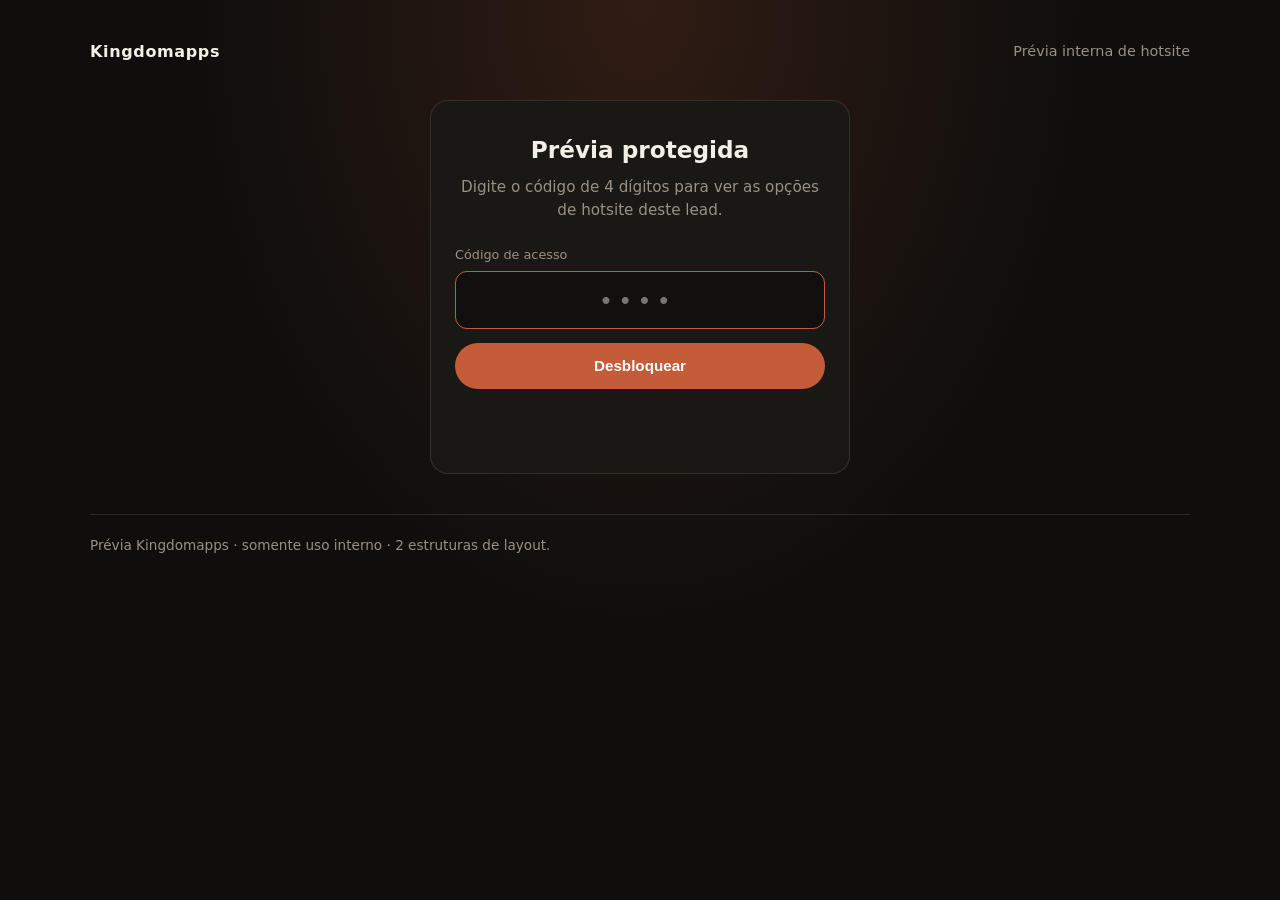
<file: index.html>
<!DOCTYPE html>
<html lang="pt-BR">
<head>
  <meta charset="UTF-8" />
  <meta name="viewport" content="width=device-width, initial-scale=1" />
  <meta name="robots" content="noindex, nofollow" />
  <title>Kingdomapps · Prévia Bakehaus</title>
  <link rel="stylesheet" href="gate.css" />
<!-- Google tag (gtag.js) -->
<script async src="https://www.googletagmanager.com/gtag/js?id=G-NJ030BJ0Z8"></script>
<script>
  window.dataLayer = window.dataLayer || [];
  function gtag(){dataLayer.push(arguments);}
  gtag('js', new Date());
  gtag('config', 'G-NJ030BJ0Z8');
</script>
<script>/* Kingdomapps GA4 eventos CTA */(function(){try{var ev=function(n,p){try{if(typeof gtag==='function')gtag('event',n,p);}catch(e){}};document.addEventListener('click',function(e){var a=e.target&&e.target.closest?e.target.closest('a[href]'):null;if(!a)return;var h=a.href||'',p={link_url:h};if(a.dataset&&a.dataset.plan)p.plan=a.dataset.plan;if(/wa\.me|api\.whatsapp\.com|whatsapp:/i.test(h))ev('click_whatsapp',p);else if(/ifood/i.test(h))ev('click_ifood',p);else if(/99app|99food|\/\/(www\.)?99\.|food\.99/i.test(h))ev('click_99',p);},true);document.addEventListener('submit',function(e){var f=e.target;ev('generate_lead',{form_id:(f&&(f.id||f.getAttribute('name')))||'form',page_location:location.href});},true);}catch(e){}})();</script>
</head>
<body>
  <div class="shell">
    <div class="brand-row">
      <strong>Kingdomapps</strong>
      <span>Prévia interna de hotsite</span>
    </div>

    <!-- Locked state: no version paths, names, links or iframes -->
    <section id="lock" class="lock" aria-labelledby="lock-title">
      <h1 id="lock-title">Prévia protegida</h1>
      <p>Digite o código de 4 dígitos para ver as opções de hotsite deste lead.</p>
      <form id="pin-form" autocomplete="off">
        <label for="pin-input">Código de acesso</label>
        <input
          id="pin-input"
          name="pin"
          type="password"
          inputmode="numeric"
          pattern="[0-9]*"
          maxlength="4"
          placeholder="••••"
          required
          autofocus
        />
        <button type="submit">Desbloquear</button>
        <p class="err" id="pin-err" role="alert"></p>
      </form>
    </section>

    <!-- Unlocked: populated only by gate.js after auth -->
    <section id="gallery" class="hidden" aria-labelledby="gallery-title">
      <div class="toolbar">
        <button type="button" id="logout">Bloquear de novo</button>
      </div>
      <div class="gallery-head">
        <h1 id="gallery-title">Bakehaus - Padaria Artesanal</h1>
        <p>Mesmo conteúdo nas duas versões — muda a estrutura do layout (composição, ordem e tratamento das seções). Abra em nova aba para navegar com calma.</p>
      </div>
      <div class="cards" id="cards"></div>
    </section>

    <footer>
      Prévia Kingdomapps · somente uso interno · 2 estruturas de layout.</footer>
  </div>
  <script src="gate.js"></script>
</body>
</html>
</file>
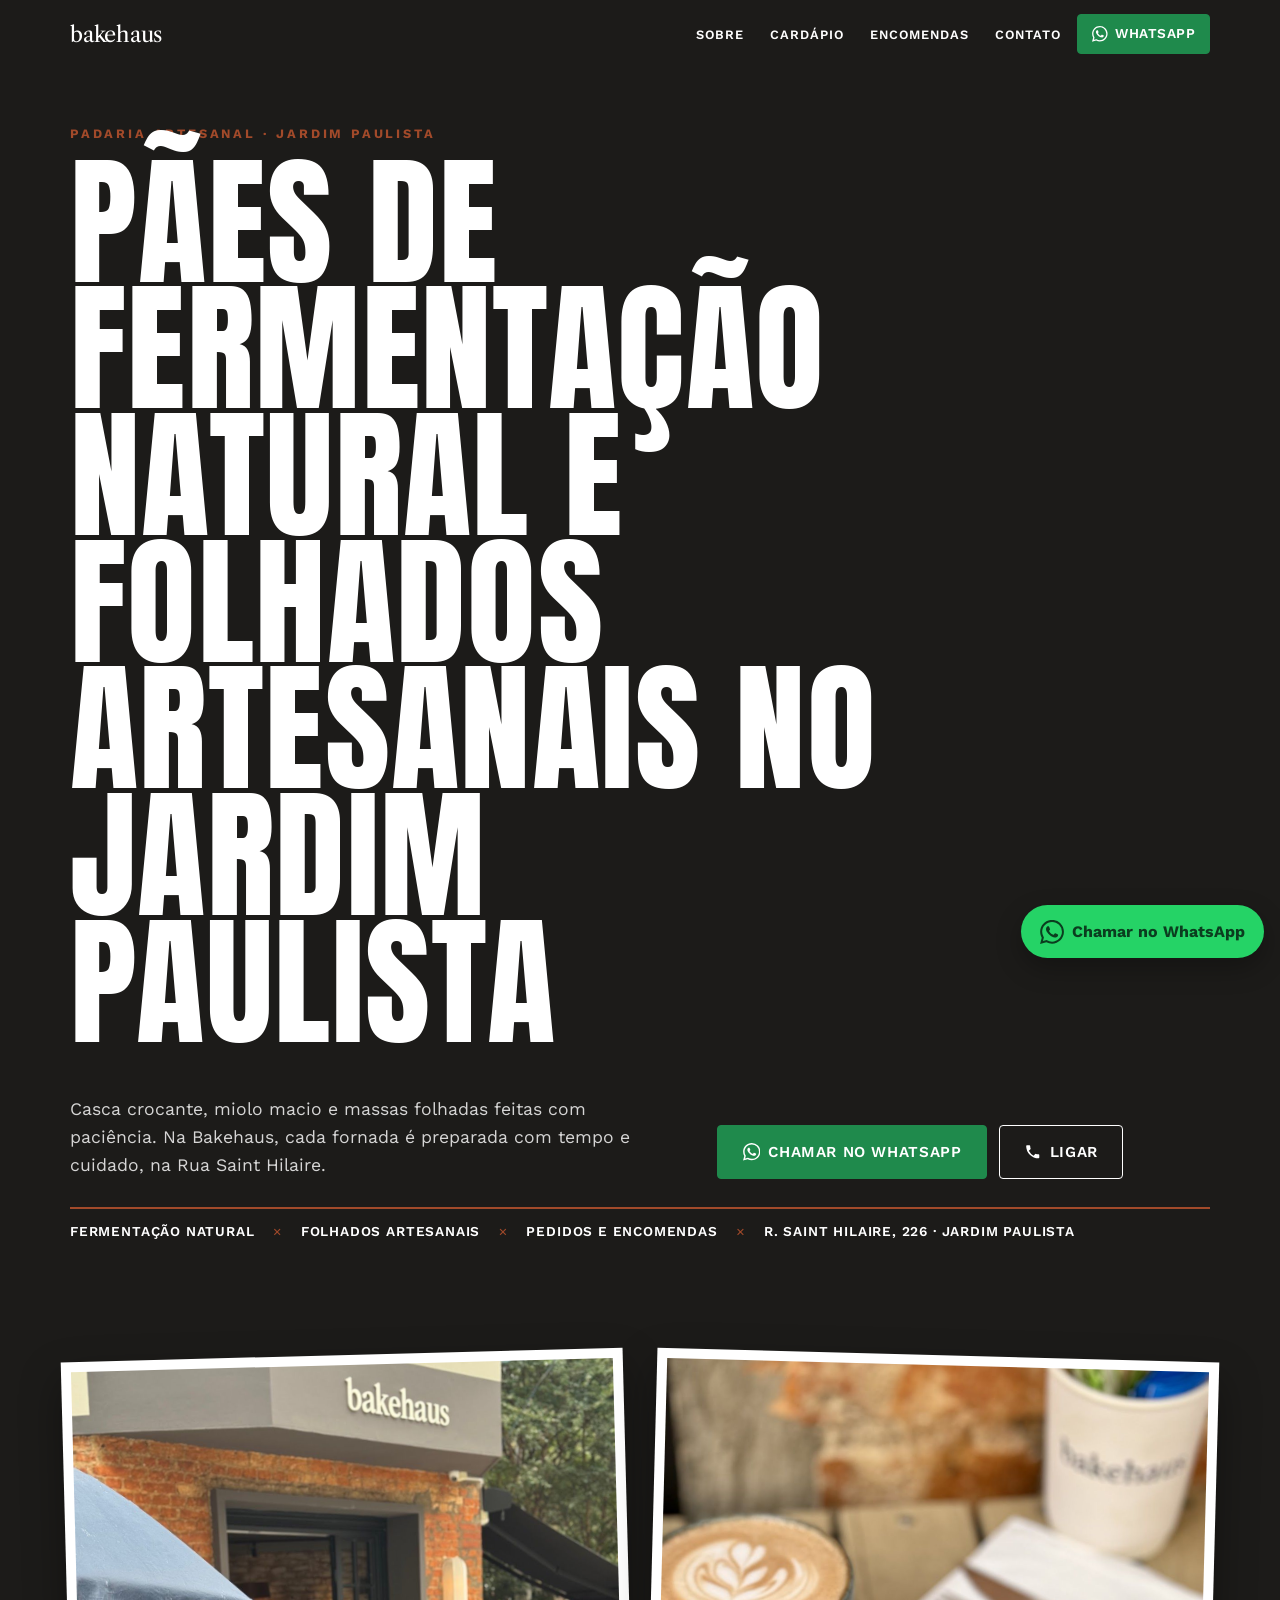
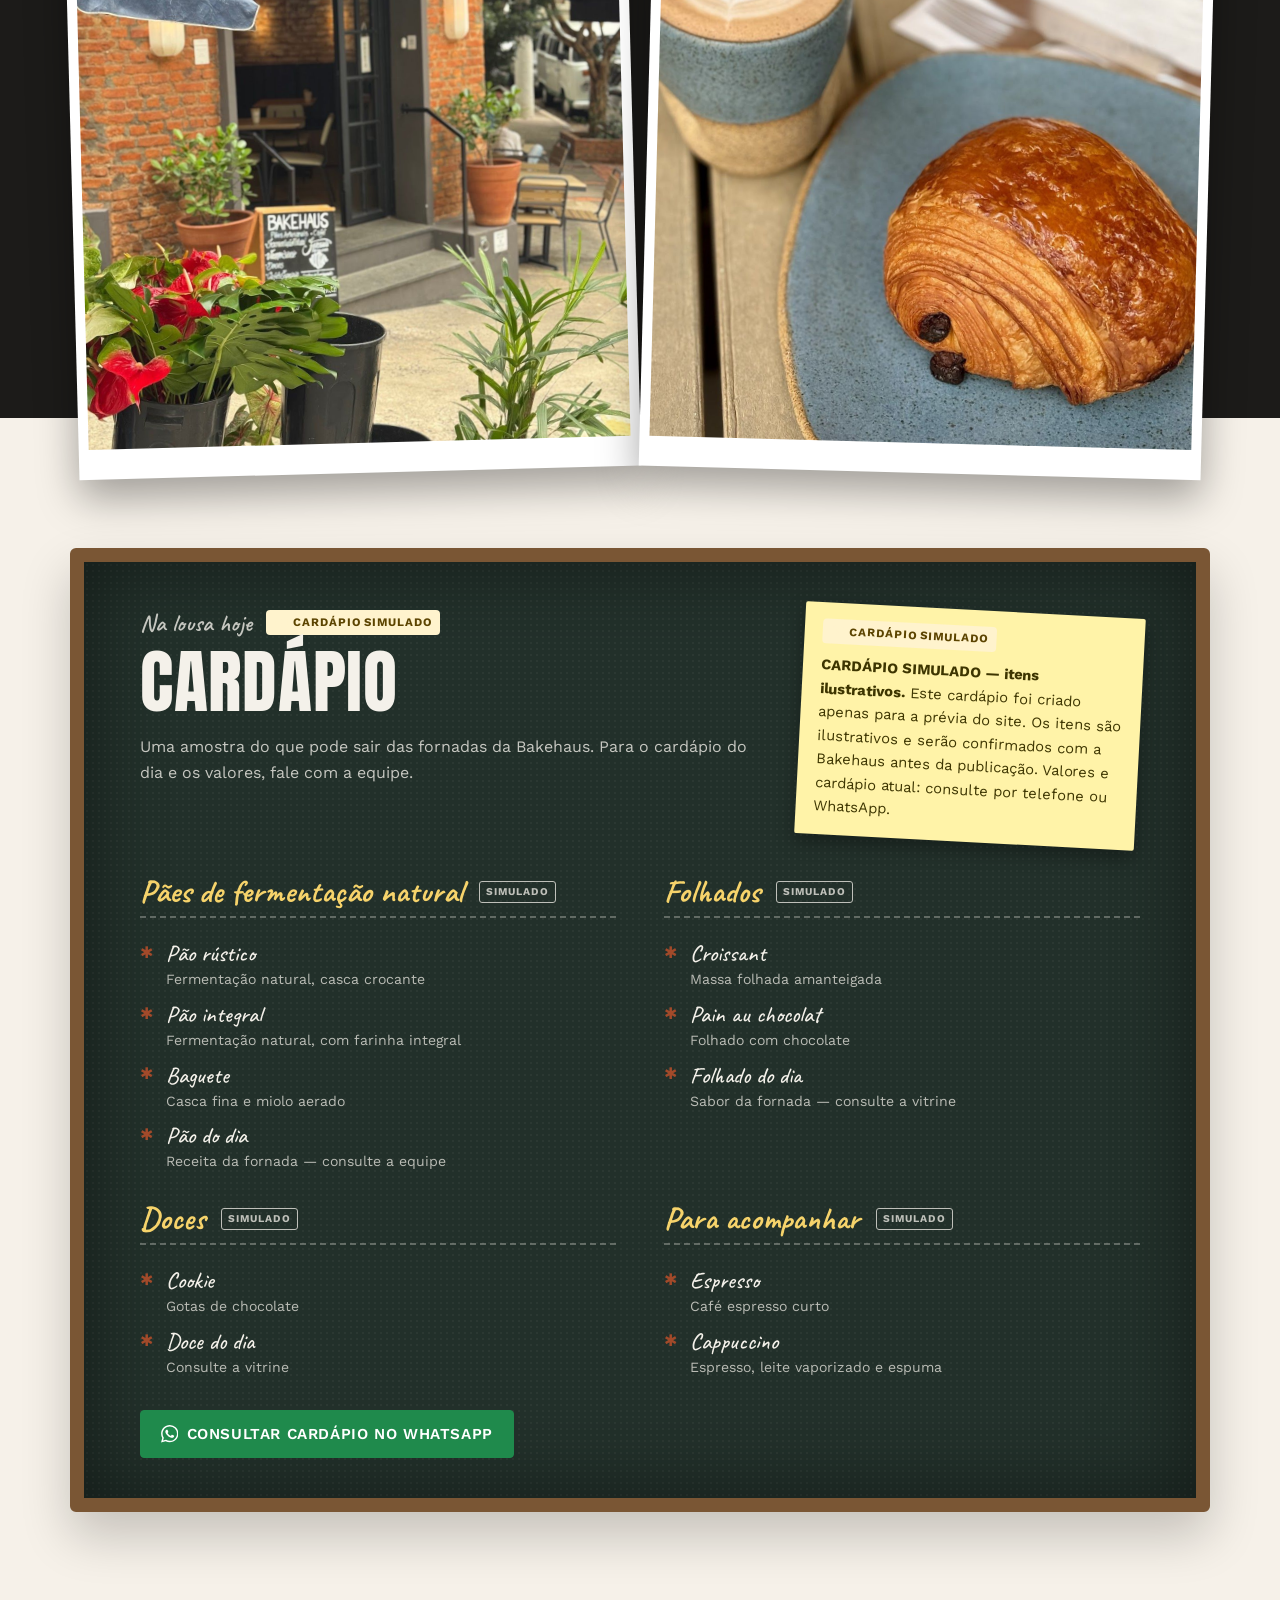
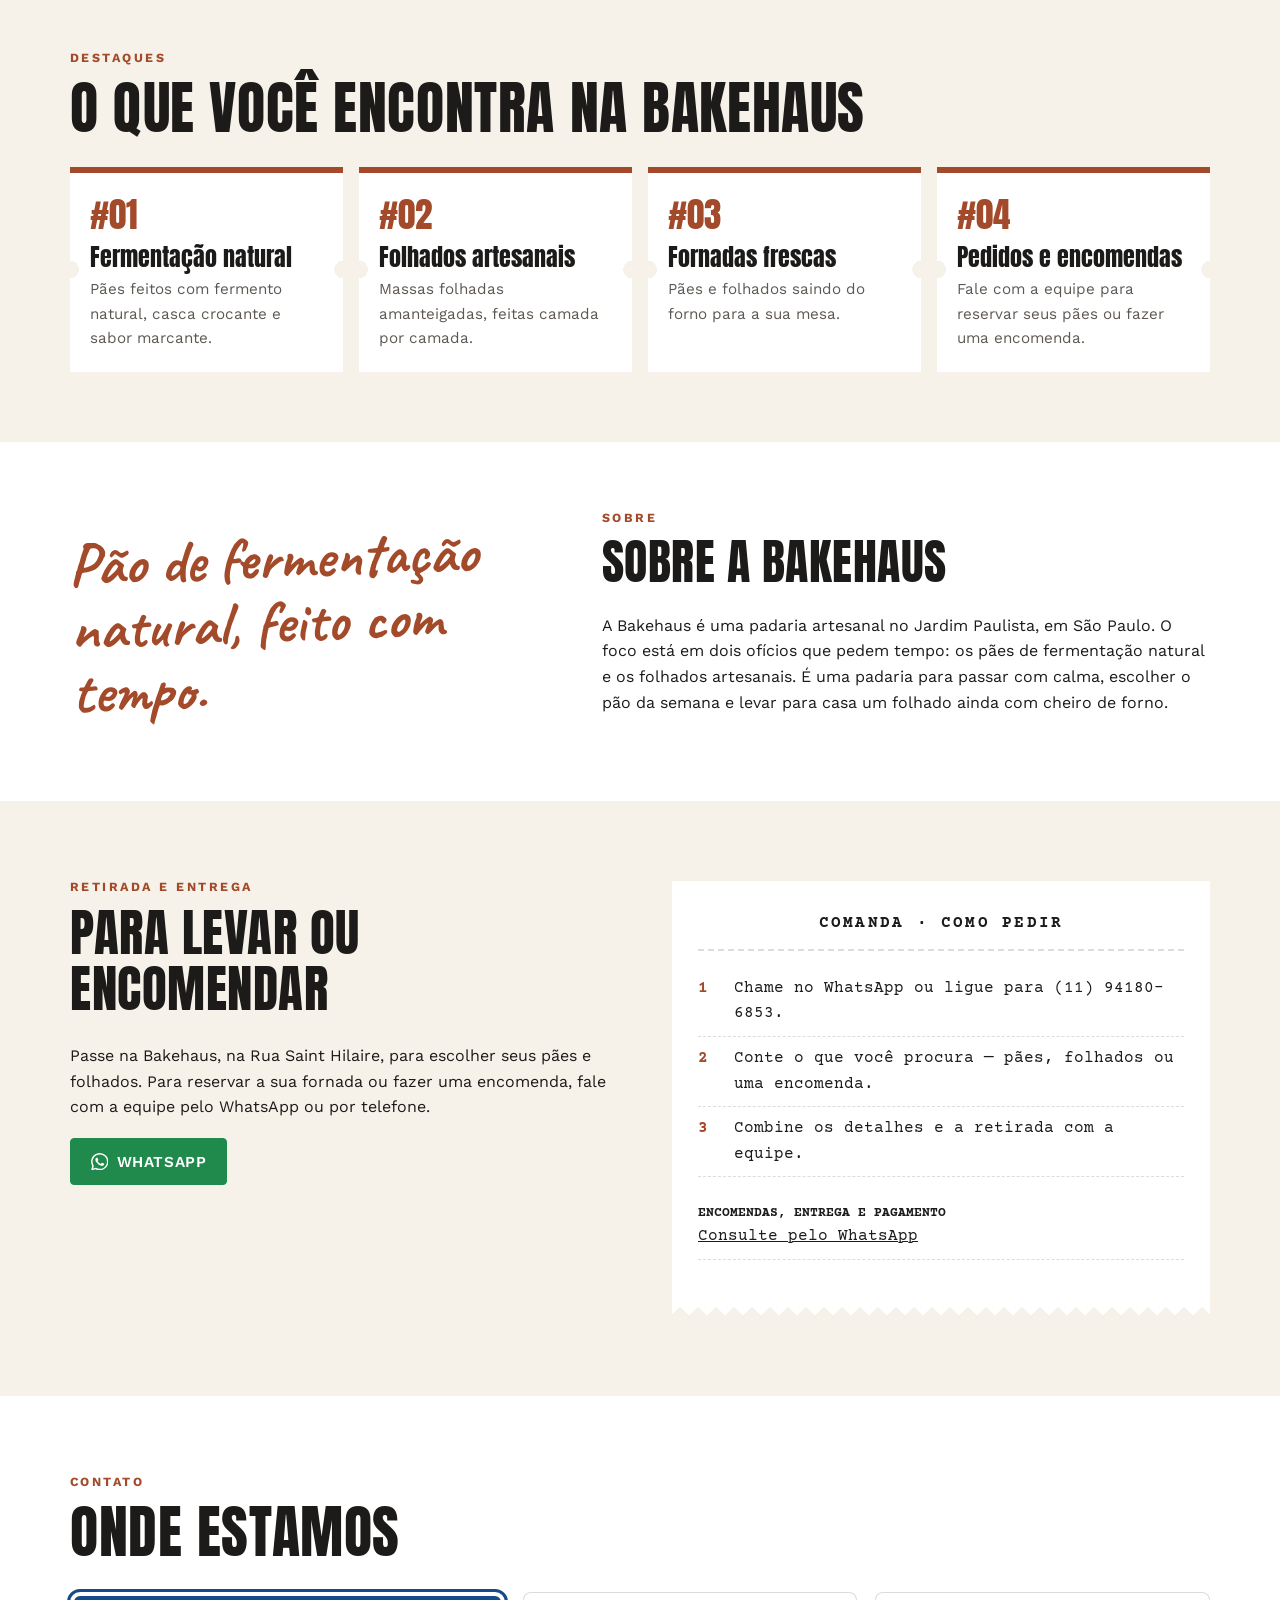
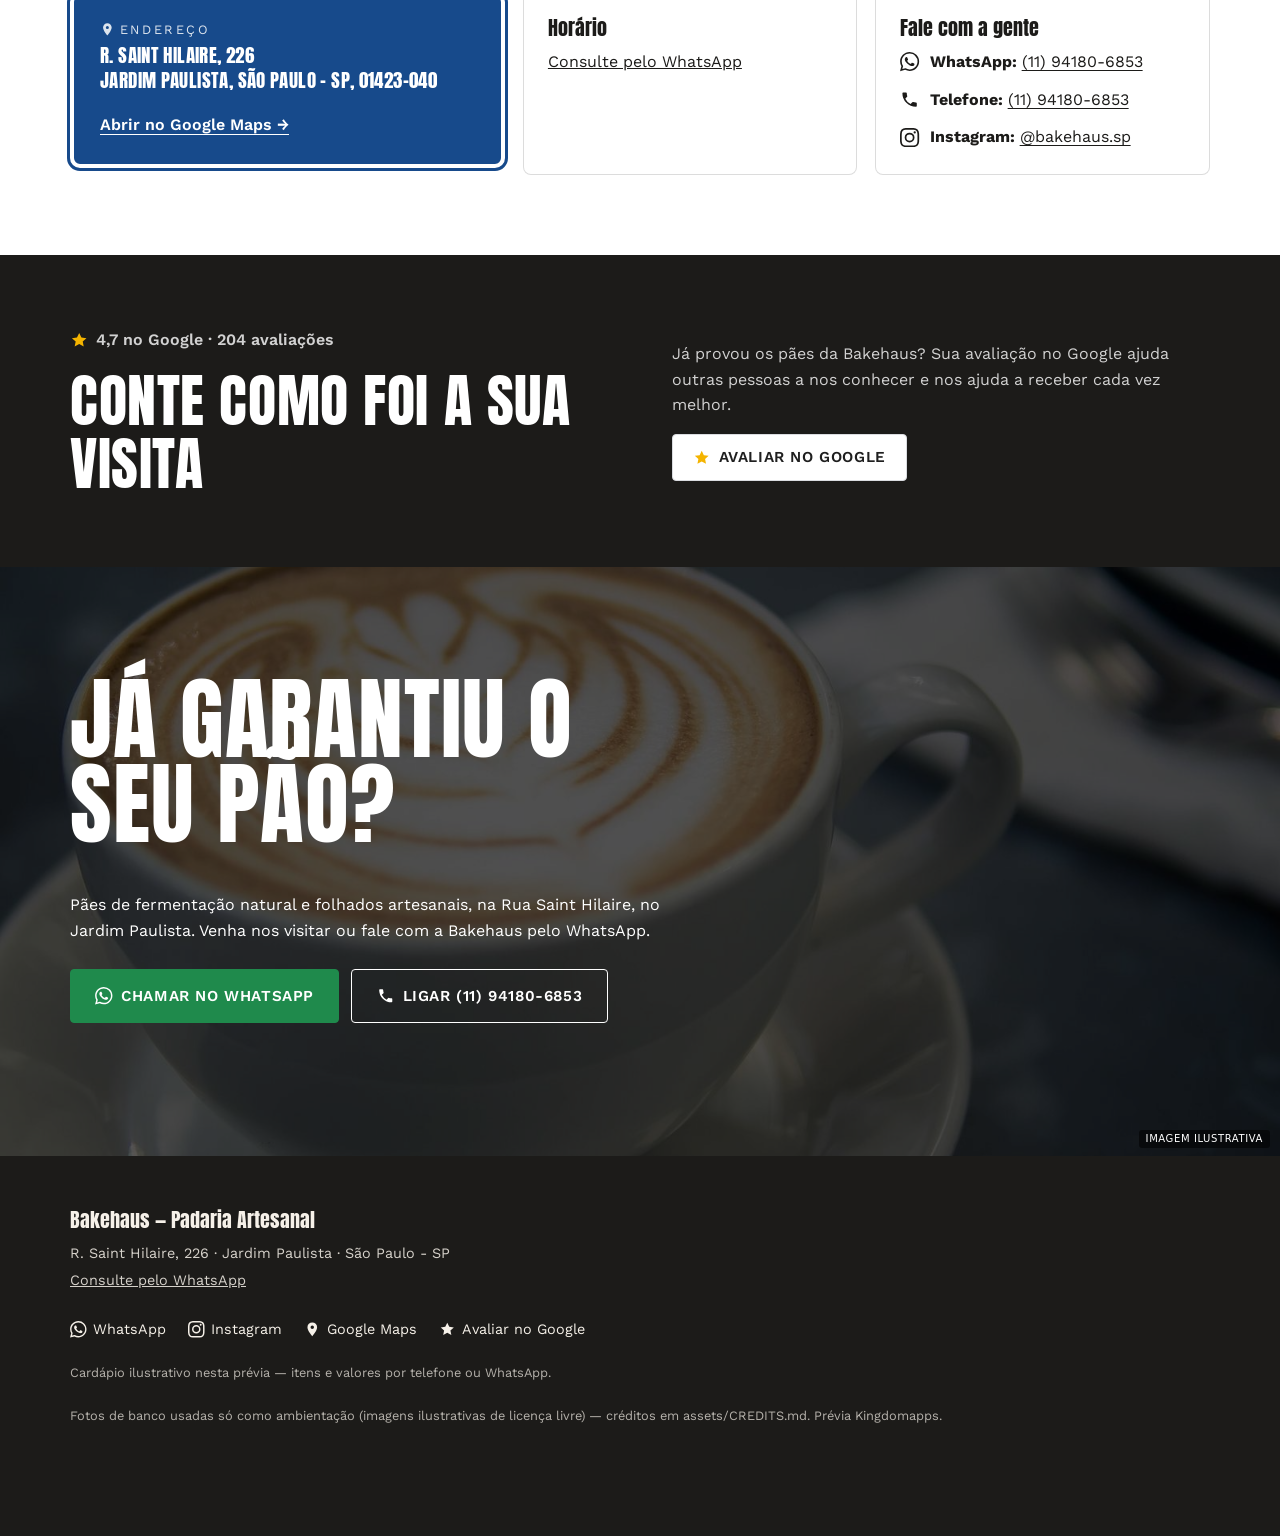
<file: v1/index.html>
<!DOCTYPE html>
<html lang="pt-BR">
<head>
<meta charset="UTF-8" />
<meta name="viewport" content="width=device-width, initial-scale=1" />
<meta name="robots" content="noindex, nofollow" />
<title>Bakehaus - Padaria Artesanal | Pães de fermentação natural no Jardim Paulista, São Paulo</title>
<meta name="description" content="Padaria artesanal no Jardim Paulista, na Rua Saint Hilaire. Pães de fermentação natural e folhados artesanais, para levar ou encomendar. Chame a Bakehaus no WhatsApp." />
<meta name="theme-color" content="#1c1b19" />
<link rel="preconnect" href="https://fonts.googleapis.com" />
<link rel="preconnect" href="https://fonts.gstatic.com" crossorigin />
<link rel="stylesheet" href="https://fonts.googleapis.com/css2?family=Anton&family=Caveat:wght@500;700&family=Courier+Prime:wght@400;700&family=Work+Sans:wght@400;500;600;700&display=swap" />
<link rel="stylesheet" href="https://fonts.googleapis.com/css2?family=Libre+Caslon+Text:wght@400&display=swap" />
<link rel="stylesheet" href="../assets/core.css" />
<link rel="stylesheet" href="../assets/E03.css" />
<link rel="stylesheet" href="../assets/lead.css" />
<style>:root{--brand:#a24a2a;--brand2:#f6f1e9;--brand-ink:#1c1b19}</style>
<!-- Google tag (gtag.js) -->
<script async src="https://www.googletagmanager.com/gtag/js?id=G-NJ030BJ0Z8"></script>
<script>
  window.dataLayer = window.dataLayer || [];
  function gtag(){dataLayer.push(arguments);}
  gtag('js', new Date());
  gtag('config', 'G-NJ030BJ0Z8');
</script>
<script>/* Kingdomapps GA4 eventos CTA */(function(){try{var ev=function(n,p){try{if(typeof gtag==='function')gtag('event',n,p);}catch(e){}};document.addEventListener('click',function(e){var a=e.target&&e.target.closest?e.target.closest('a[href]'):null;if(!a)return;var h=a.href||'',p={link_url:h};if(a.dataset&&a.dataset.plan)p.plan=a.dataset.plan;if(/wa\.me|api\.whatsapp\.com|whatsapp:/i.test(h))ev('click_whatsapp',p);else if(/ifood/i.test(h))ev('click_ifood',p);else if(/99app|99food|\/\/(www\.)?99\.|food\.99/i.test(h))ev('click_99',p);},true);document.addEventListener('submit',function(e){var f=e.target;ev('generate_lead',{form_id:(f&&(f.id||f.getAttribute('name')))||'form',page_location:location.href});},true);}catch(e){}})();</script>
</head>
<body class="est-E03" data-hours='{}' data-hours-unknown='[]'>
<!-- Kingdomapps · estrutura E03 (Lousa do dia) · v1 · copy: copy.md -->
<a class="skip" href="#conteudo">Pular para o conteúdo</a>
<header class="site-header e3-header" id="header">
  <div class="wrap header-inner">
    <a class="brand" href="#topo" aria-label="Bakehaus — início"><span class="brand-word"><span class="wm-bake">bakehaus</span></span></a>
    <nav class="site-nav" id="site-nav" aria-label="Principal"><ul><li><a href="#sobre">Sobre</a></li><li><a href="#cardapio">Cardápio</a></li><li><a href="#encomendas">Encomendas</a></li><li><a href="#contato">Contato</a></li></ul></nav>
    <a class="btn btn-wa btn-sm header-cta" href="https://wa.me/5511941806853?text=Ol%C3%A1%21%20Vim%20pelo%20site%20da%20Bakehaus%20e%20gostaria%20de%20mais%20informa%C3%A7%C3%B5es." target="_blank" rel="noopener"><svg viewBox="0 0 24 24" aria-hidden="true" focusable="false"><path fill="currentColor" d="M17.47 14.38c-.3-.15-1.76-.87-2.03-.97-.27-.1-.47-.15-.67.15-.2.3-.77.97-.94 1.16-.17.2-.35.22-.64.07-.3-.15-1.26-.46-2.39-1.47-.88-.79-1.48-1.76-1.65-2.06-.17-.3-.02-.46.13-.6.13-.14.3-.35.45-.52.15-.17.2-.3.3-.5.1-.2.05-.37-.03-.52-.07-.15-.67-1.61-.92-2.2-.24-.58-.49-.5-.67-.51h-.57c-.2 0-.52.07-.8.37-.27.3-1.04 1.02-1.04 2.48s1.07 2.88 1.21 3.07c.15.2 2.1 3.2 5.08 4.49.71.31 1.26.49 1.7.63.71.22 1.36.19 1.87.12.57-.09 1.76-.72 2-1.41.25-.7.25-1.29.18-1.41-.08-.13-.27-.2-.57-.35zM12.05 21.78a9.87 9.87 0 0 1-5.03-1.38l-.36-.21-3.74.98 1-3.65-.24-.37a9.86 9.86 0 0 1-1.51-5.26c0-5.45 4.44-9.88 9.89-9.88 2.64 0 5.12 1.03 6.99 2.9a9.83 9.83 0 0 1 2.89 6.99c0 5.45-4.44 9.88-9.89 9.88zm8.41-18.3A11.82 11.82 0 0 0 12.05 0C5.5 0 .16 5.34.16 11.89c0 2.1.55 4.14 1.59 5.95L.06 24l6.3-1.65a11.88 11.88 0 0 0 5.69 1.45c6.55 0 11.89-5.34 11.89-11.89 0-3.18-1.24-6.17-3.48-8.41z"/></svg><span>WhatsApp</span></a>
    <button class="nav-toggle" type="button" aria-expanded="false" aria-controls="site-nav"><span class="sr-only">Abrir menu</span><span class="bars" aria-hidden="true"></span></button>
  </div>
</header>
<main id="conteudo">
<section class="e3-hero" id="topo" aria-labelledby="hero-title">
  <div class="wrap e3-poster">
    <p class="e3-eyebrow">Padaria Artesanal · Jardim Paulista</p>
    <h1 id="hero-title">Pães de fermentação natural e folhados artesanais no Jardim Paulista</h1>
    <div class="e3-poster-foot">
      <p class="e3-lead">Casca crocante, miolo macio e massas folhadas feitas com paciência. Na Bakehaus, cada fornada é preparada com tempo e cuidado, na Rua Saint Hilaire.</p>
      <div class="e3-poster-cta">
        <div class="hero-ctas"><a class="btn btn-wa btn-lg" href="https://wa.me/5511941806853?text=Ol%C3%A1%21%20Vim%20pelo%20site%20da%20Bakehaus%20e%20gostaria%20de%20mais%20informa%C3%A7%C3%B5es." target="_blank" rel="noopener"><svg viewBox="0 0 24 24" aria-hidden="true" focusable="false"><path fill="currentColor" d="M17.47 14.38c-.3-.15-1.76-.87-2.03-.97-.27-.1-.47-.15-.67.15-.2.3-.77.97-.94 1.16-.17.2-.35.22-.64.07-.3-.15-1.26-.46-2.39-1.47-.88-.79-1.48-1.76-1.65-2.06-.17-.3-.02-.46.13-.6.13-.14.3-.35.45-.52.15-.17.2-.3.3-.5.1-.2.05-.37-.03-.52-.07-.15-.67-1.61-.92-2.2-.24-.58-.49-.5-.67-.51h-.57c-.2 0-.52.07-.8.37-.27.3-1.04 1.02-1.04 2.48s1.07 2.88 1.21 3.07c.15.2 2.1 3.2 5.08 4.49.71.31 1.26.49 1.7.63.71.22 1.36.19 1.87.12.57-.09 1.76-.72 2-1.41.25-.7.25-1.29.18-1.41-.08-.13-.27-.2-.57-.35zM12.05 21.78a9.87 9.87 0 0 1-5.03-1.38l-.36-.21-3.74.98 1-3.65-.24-.37a9.86 9.86 0 0 1-1.51-5.26c0-5.45 4.44-9.88 9.89-9.88 2.64 0 5.12 1.03 6.99 2.9a9.83 9.83 0 0 1 2.89 6.99c0 5.45-4.44 9.88-9.89 9.88zm8.41-18.3A11.82 11.82 0 0 0 12.05 0C5.5 0 .16 5.34.16 11.89c0 2.1.55 4.14 1.59 5.95L.06 24l6.3-1.65a11.88 11.88 0 0 0 5.69 1.45c6.55 0 11.89-5.34 11.89-11.89 0-3.18-1.24-6.17-3.48-8.41z"/></svg><span>Chamar no WhatsApp</span></a><a class="btn btn-ghost btn-lg btn-tel" href="tel:+5511941806853"><svg viewBox="0 0 24 24" aria-hidden="true" focusable="false"><path fill="currentColor" d="M6.6 10.8a15.1 15.1 0 0 0 6.6 6.6l2.2-2.2a1 1 0 0 1 1-.25 11.4 11.4 0 0 0 3.6.57 1 1 0 0 1 1 1V20a1 1 0 0 1-1 1A17 17 0 0 1 3 4a1 1 0 0 1 1-1h3.5a1 1 0 0 1 1 1c0 1.25.2 2.45.57 3.57a1 1 0 0 1-.25 1z"/></svg><span>Ligar</span></a></div>
      </div>
    </div>
    <ul class="e3-chips"><li>Fermentação natural</li><li>Folhados artesanais</li><li>Pedidos e encomendas</li><li>R. Saint Hilaire, 226 · Jardim Paulista</li></ul>
  </div>
  <div class="e3-strip wrap"><figure class="e3-ticket e3-tk1"><img src="../assets/img/fotos-foto-1.jpg" width="1200" height="1600" alt="Fachada da Bakehaus, de tijolos aparentes, com plantas e mesas na calçada" fetchpriority="high" /></figure><figure class="e3-ticket e3-tk2"><img src="../assets/img/fotos-foto-4.jpg" width="1200" height="1600" alt="Pain au chocolat ao lado de um cappuccino com latte art" loading="lazy" decoding="async" /></figure></div>
</section>
<section class="e3-menu" id="cardapio" aria-labelledby="menu-title">
  <div class="wrap">
    <div class="e3-board">
      <div class="e3-board-top">
        <div class="e3-board-head">
          <p class="e3-chalk-kicker">Na lousa hoje <span class="sim-badge">Cardápio simulado</span></p>
          <h2 id="menu-title">Cardápio</h2>
          <p>Uma amostra do que pode sair das fornadas da Bakehaus. Para o cardápio do dia e os valores, fale com a equipe.</p>
        </div>
        <div class="sim-notice e3-postit" role="note"><span class="sim-badge">Cardápio simulado</span><p><strong>CARDÁPIO SIMULADO — itens ilustrativos.</strong> Este cardápio foi criado apenas para a prévia do site. Os itens são ilustrativos e serão confirmados com a Bakehaus antes da publicação. Valores e cardápio atual: consulte por telefone ou WhatsApp.</p></div>
      </div>
      <div class="e3-cols"><div class="e3-col"><h3>Pães de fermentação natural <span class="sim-tag">Simulado</span></h3><ul><li><span class="e3-dish">Pão rústico</span><span class="e3-dish-desc">Fermentação natural, casca crocante</span></li><li><span class="e3-dish">Pão integral</span><span class="e3-dish-desc">Fermentação natural, com farinha integral</span></li><li><span class="e3-dish">Baguete</span><span class="e3-dish-desc">Casca fina e miolo aerado</span></li><li><span class="e3-dish">Pão do dia</span><span class="e3-dish-desc">Receita da fornada — consulte a equipe</span></li></ul></div><div class="e3-col"><h3>Folhados <span class="sim-tag">Simulado</span></h3><ul><li><span class="e3-dish">Croissant</span><span class="e3-dish-desc">Massa folhada amanteigada</span></li><li><span class="e3-dish">Pain au chocolat</span><span class="e3-dish-desc">Folhado com chocolate</span></li><li><span class="e3-dish">Folhado do dia</span><span class="e3-dish-desc">Sabor da fornada — consulte a vitrine</span></li></ul></div><div class="e3-col"><h3>Doces <span class="sim-tag">Simulado</span></h3><ul><li><span class="e3-dish">Cookie</span><span class="e3-dish-desc">Gotas de chocolate</span></li><li><span class="e3-dish">Doce do dia</span><span class="e3-dish-desc">Consulte a vitrine</span></li></ul></div><div class="e3-col"><h3>Para acompanhar <span class="sim-tag">Simulado</span></h3><ul><li><span class="e3-dish">Espresso</span><span class="e3-dish-desc">Café espresso curto</span></li><li><span class="e3-dish">Cappuccino</span><span class="e3-dish-desc">Espresso, leite vaporizado e espuma</span></li></ul></div></div>
      <div class="e3-board-cta"><a class="btn btn-wa" href="https://wa.me/5511941806853?text=Ol%C3%A1%21%20Vim%20pelo%20site%20da%20Bakehaus%20e%20gostaria%20de%20mais%20informa%C3%A7%C3%B5es." target="_blank" rel="noopener"><svg viewBox="0 0 24 24" aria-hidden="true" focusable="false"><path fill="currentColor" d="M17.47 14.38c-.3-.15-1.76-.87-2.03-.97-.27-.1-.47-.15-.67.15-.2.3-.77.97-.94 1.16-.17.2-.35.22-.64.07-.3-.15-1.26-.46-2.39-1.47-.88-.79-1.48-1.76-1.65-2.06-.17-.3-.02-.46.13-.6.13-.14.3-.35.45-.52.15-.17.2-.3.3-.5.1-.2.05-.37-.03-.52-.07-.15-.67-1.61-.92-2.2-.24-.58-.49-.5-.67-.51h-.57c-.2 0-.52.07-.8.37-.27.3-1.04 1.02-1.04 2.48s1.07 2.88 1.21 3.07c.15.2 2.1 3.2 5.08 4.49.71.31 1.26.49 1.7.63.71.22 1.36.19 1.87.12.57-.09 1.76-.72 2-1.41.25-.7.25-1.29.18-1.41-.08-.13-.27-.2-.57-.35zM12.05 21.78a9.87 9.87 0 0 1-5.03-1.38l-.36-.21-3.74.98 1-3.65-.24-.37a9.86 9.86 0 0 1-1.51-5.26c0-5.45 4.44-9.88 9.89-9.88 2.64 0 5.12 1.03 6.99 2.9a9.83 9.83 0 0 1 2.89 6.99c0 5.45-4.44 9.88-9.89 9.88zm8.41-18.3A11.82 11.82 0 0 0 12.05 0C5.5 0 .16 5.34.16 11.89c0 2.1.55 4.14 1.59 5.95L.06 24l6.3-1.65a11.88 11.88 0 0 0 5.69 1.45c6.55 0 11.89-5.34 11.89-11.89 0-3.18-1.24-6.17-3.48-8.41z"/></svg><span>Consultar cardápio no WhatsApp</span></a></div>
    </div>
  </div>
</section>
<section class="e3-dest" id="destaques" aria-labelledby="dest-title">
  <div class="wrap"><p class="e3-kicker">Destaques</p><h2 id="dest-title">O que você encontra na Bakehaus</h2><ol class="e3-orders"><li class="e3-order"><span class="e3-order-n" aria-hidden="true">#01</span><h3>Fermentação natural</h3><p>Pães feitos com fermento natural, casca crocante e sabor marcante.</p></li><li class="e3-order"><span class="e3-order-n" aria-hidden="true">#02</span><h3>Folhados artesanais</h3><p>Massas folhadas amanteigadas, feitas camada por camada.</p></li><li class="e3-order"><span class="e3-order-n" aria-hidden="true">#03</span><h3>Fornadas frescas</h3><p>Pães e folhados saindo do forno para a sua mesa.</p></li><li class="e3-order"><span class="e3-order-n" aria-hidden="true">#04</span><h3>Pedidos e encomendas</h3><p>Fale com a equipe para reservar seus pães ou fazer uma encomenda.</p></li></ol></div>
</section>
<section class="e3-sobre" id="sobre" aria-labelledby="sobre-title">
  <div class="wrap e3-sobre-grid">
    <div><p class="e3-hand">Pão de fermentação natural, feito com tempo.</p></div>
    <div><p class="e3-kicker">Sobre</p><h2 id="sobre-title">Sobre a Bakehaus</h2><p>A Bakehaus é uma padaria artesanal no Jardim Paulista, em São Paulo. O foco está em dois ofícios que pedem tempo: os pães de fermentação natural e os folhados artesanais. É uma padaria para passar com calma, escolher o pão da semana e levar para casa um folhado ainda com cheiro de forno.</p></div>
  </div>
</section>
<section class="e3-entrega" id="entrega" aria-labelledby="ent-title">
  <div class="wrap e3-entrega-grid">
    <div><p class="e3-kicker">Retirada e entrega</p><h2 id="ent-title">Para levar ou encomendar</h2><p>Passe na Bakehaus, na Rua Saint Hilaire, para escolher seus pães e folhados. Para reservar a sua fornada ou fazer uma encomenda, fale com a equipe pelo WhatsApp ou por telefone.</p><div class="order-links"><a class="btn btn-wa" href="https://wa.me/5511941806853?text=Ol%C3%A1%21%20Vim%20pelo%20site%20da%20Bakehaus%20e%20gostaria%20de%20mais%20informa%C3%A7%C3%B5es." target="_blank" rel="noopener"><svg viewBox="0 0 24 24" aria-hidden="true" focusable="false"><path fill="currentColor" d="M17.47 14.38c-.3-.15-1.76-.87-2.03-.97-.27-.1-.47-.15-.67.15-.2.3-.77.97-.94 1.16-.17.2-.35.22-.64.07-.3-.15-1.26-.46-2.39-1.47-.88-.79-1.48-1.76-1.65-2.06-.17-.3-.02-.46.13-.6.13-.14.3-.35.45-.52.15-.17.2-.3.3-.5.1-.2.05-.37-.03-.52-.07-.15-.67-1.61-.92-2.2-.24-.58-.49-.5-.67-.51h-.57c-.2 0-.52.07-.8.37-.27.3-1.04 1.02-1.04 2.48s1.07 2.88 1.21 3.07c.15.2 2.1 3.2 5.08 4.49.71.31 1.26.49 1.7.63.71.22 1.36.19 1.87.12.57-.09 1.76-.72 2-1.41.25-.7.25-1.29.18-1.41-.08-.13-.27-.2-.57-.35zM12.05 21.78a9.87 9.87 0 0 1-5.03-1.38l-.36-.21-3.74.98 1-3.65-.24-.37a9.86 9.86 0 0 1-1.51-5.26c0-5.45 4.44-9.88 9.89-9.88 2.64 0 5.12 1.03 6.99 2.9a9.83 9.83 0 0 1 2.89 6.99c0 5.45-4.44 9.88-9.89 9.88zm8.41-18.3A11.82 11.82 0 0 0 12.05 0C5.5 0 .16 5.34.16 11.89c0 2.1.55 4.14 1.59 5.95L.06 24l6.3-1.65a11.88 11.88 0 0 0 5.69 1.45c6.55 0 11.89-5.34 11.89-11.89 0-3.18-1.24-6.17-3.48-8.41z"/></svg><span>WhatsApp</span></a></div></div>
    <div class="e3-receipt">
      <p class="e3-receipt-title">Comanda · como pedir</p>
      <ol class="e3-receipt-lines"><li><span class="e3-r-n">1</span><span>Chame no WhatsApp ou ligue para (11) 94180-6853.</span></li><li><span class="e3-r-n">2</span><span>Conte o que você procura — pães, folhados ou uma encomenda.</span></li><li><span class="e3-r-n">3</span><span>Combine os detalhes e a retirada com a equipe.</span></li></ol>
      <dl class="e3-receipt-kv"><div><dt>Encomendas, entrega e pagamento</dt><dd><a href="https://wa.me/5511941806853?text=Ol%C3%A1%21%20Vim%20pelo%20site%20da%20Bakehaus%20e%20gostaria%20de%20mais%20informa%C3%A7%C3%B5es." target="_blank" rel="noopener">Consulte pelo WhatsApp</a></dd></div></dl>
      
    </div>
  </div>
</section>
<section class="e3-contact" id="contato" aria-labelledby="ct-title">
  <div class="wrap">
    <p class="e3-kicker">Contato</p><h2 id="ct-title">Onde estamos</h2>
    <div class="e3-contact-grid">
      <div class="e3-plate"><div class="ct-card ct-addr"><h3><svg viewBox="0 0 24 24" aria-hidden="true" focusable="false"><path fill="currentColor" d="M12 2a7 7 0 0 0-7 7c0 5.25 7 13 7 13s7-7.75 7-13a7 7 0 0 0-7-7zm0 9.5a2.5 2.5 0 1 1 0-5 2.5 2.5 0 0 1 0 5z"/></svg><span>Endereço</span></h3><p>R. Saint Hilaire, 226<br />Jardim Paulista, São Paulo - SP, 01423-040</p><a class="text-link" href="https://www.google.com/maps/place/?q=place_id:ChIJw6KT6fJZzpQRm6EXEFSoUfw" target="_blank" rel="noopener">Abrir no Google Maps →</a></div></div>
      <div class="ct-card ct-hours"><h3>Horário</h3><p><a href="https://wa.me/5511941806853?text=Ol%C3%A1%21%20Vim%20pelo%20site%20da%20Bakehaus%20e%20gostaria%20de%20mais%20informa%C3%A7%C3%B5es." target="_blank" rel="noopener">Consulte pelo WhatsApp</a></p></div>
      <div class="ct-card"><h3>Fale com a gente</h3><ul class="ct-list"><li><svg viewBox="0 0 24 24" aria-hidden="true" focusable="false"><path fill="currentColor" d="M17.47 14.38c-.3-.15-1.76-.87-2.03-.97-.27-.1-.47-.15-.67.15-.2.3-.77.97-.94 1.16-.17.2-.35.22-.64.07-.3-.15-1.26-.46-2.39-1.47-.88-.79-1.48-1.76-1.65-2.06-.17-.3-.02-.46.13-.6.13-.14.3-.35.45-.52.15-.17.2-.3.3-.5.1-.2.05-.37-.03-.52-.07-.15-.67-1.61-.92-2.2-.24-.58-.49-.5-.67-.51h-.57c-.2 0-.52.07-.8.37-.27.3-1.04 1.02-1.04 2.48s1.07 2.88 1.21 3.07c.15.2 2.1 3.2 5.08 4.49.71.31 1.26.49 1.7.63.71.22 1.36.19 1.87.12.57-.09 1.76-.72 2-1.41.25-.7.25-1.29.18-1.41-.08-.13-.27-.2-.57-.35zM12.05 21.78a9.87 9.87 0 0 1-5.03-1.38l-.36-.21-3.74.98 1-3.65-.24-.37a9.86 9.86 0 0 1-1.51-5.26c0-5.45 4.44-9.88 9.89-9.88 2.64 0 5.12 1.03 6.99 2.9a9.83 9.83 0 0 1 2.89 6.99c0 5.45-4.44 9.88-9.89 9.88zm8.41-18.3A11.82 11.82 0 0 0 12.05 0C5.5 0 .16 5.34.16 11.89c0 2.1.55 4.14 1.59 5.95L.06 24l6.3-1.65a11.88 11.88 0 0 0 5.69 1.45c6.55 0 11.89-5.34 11.89-11.89 0-3.18-1.24-6.17-3.48-8.41z"/></svg><span><strong>WhatsApp:</strong> <a href="https://wa.me/5511941806853?text=Ol%C3%A1%21%20Vim%20pelo%20site%20da%20Bakehaus%20e%20gostaria%20de%20mais%20informa%C3%A7%C3%B5es." target="_blank" rel="noopener">(11) 94180-6853</a></span></li><li><svg viewBox="0 0 24 24" aria-hidden="true" focusable="false"><path fill="currentColor" d="M6.6 10.8a15.1 15.1 0 0 0 6.6 6.6l2.2-2.2a1 1 0 0 1 1-.25 11.4 11.4 0 0 0 3.6.57 1 1 0 0 1 1 1V20a1 1 0 0 1-1 1A17 17 0 0 1 3 4a1 1 0 0 1 1-1h3.5a1 1 0 0 1 1 1c0 1.25.2 2.45.57 3.57a1 1 0 0 1-.25 1z"/></svg><span><strong>Telefone:</strong> <a href="tel:+5511941806853">(11) 94180-6853</a></span></li><li><svg viewBox="0 0 24 24" aria-hidden="true" focusable="false"><path fill="currentColor" d="M12 2.2c3.2 0 3.58.01 4.85.07 3.25.15 4.77 1.69 4.92 4.92.06 1.27.07 1.65.07 4.85s-.01 3.58-.07 4.85c-.15 3.23-1.66 4.77-4.92 4.92-1.27.06-1.65.07-4.85.07s-3.58-.01-4.85-.07c-3.26-.15-4.77-1.7-4.92-4.92C2.17 15.58 2.16 15.2 2.16 12s.01-3.58.07-4.85C2.38 3.92 3.9 2.38 7.15 2.23 8.42 2.17 8.8 2.16 12 2.16zM12 0C8.74 0 8.33.01 7.05.07 2.7.27.27 2.69.07 7.05.01 8.33 0 8.74 0 12s.01 3.67.07 4.95c.2 4.36 2.62 6.78 6.98 6.98C8.33 23.99 8.74 24 12 24s3.67-.01 4.95-.07c4.35-.2 6.78-2.62 6.98-6.98.06-1.28.07-1.69.07-4.95s-.01-3.67-.07-4.95c-.2-4.35-2.62-6.78-6.98-6.98C15.67.01 15.26 0 12 0zm0 5.84a6.16 6.16 0 1 0 0 12.32 6.16 6.16 0 0 0 0-12.32zM12 16a4 4 0 1 1 0-8 4 4 0 0 1 0 8zm6.4-11.85a1.44 1.44 0 1 0 0 2.88 1.44 1.44 0 0 0 0-2.88z"/></svg><span><strong>Instagram:</strong> <a href="https://instagram.com/bakehaus.sp" target="_blank" rel="noopener">@bakehaus.sp</a></span></li></ul></div>
    </div>
  </div>
</section>
<section class="e3-review" id="avaliar" aria-labelledby="av-title">
  <div class="wrap e3-review-inner">
    <div><p class="selo"><svg viewBox="0 0 24 24" aria-hidden="true" focusable="false"><path fill="currentColor" d="M12 2.5l2.9 6 6.6.8-4.9 4.5 1.3 6.5L12 17.1l-5.9 3.2 1.3-6.5L2.5 9.3l6.6-.8z"/></svg><span>4,7 no Google · 204 avaliações</span></p><h2 id="av-title">Conte como foi a sua visita</h2></div>
    <div><p>Já provou os pães da Bakehaus? Sua avaliação no Google ajuda outras pessoas a nos conhecer e nos ajuda a receber cada vez melhor.</p><a class="btn btn-review" href="https://search.google.com/local/writereview?placeid=ChIJw6KT6fJZzpQRm6EXEFSoUfw" target="_blank" rel="noopener"><svg viewBox="0 0 24 24" aria-hidden="true" focusable="false"><path fill="currentColor" d="M12 2.5l2.9 6 6.6.8-4.9 4.5 1.3 6.5L12 17.1l-5.9 3.2 1.3-6.5L2.5 9.3l6.6-.8z"/></svg><span>Avaliar no Google</span></a></div>
  </div>
</section>
<section class="e3-cta cta-final" id="cta-final" aria-labelledby="cta-title">
  <div class="amb amb-cta" style="--amb:url('../assets/img/ambiente-latte-art.jpg')" aria-hidden="true"><span class="amb-tag">Imagem ilustrativa</span></div>
  <div class="wrap e3-cta-inner"><h2 id="cta-title">Já garantiu o seu pão?</h2><p>Pães de fermentação natural e folhados artesanais, na Rua Saint Hilaire, no Jardim Paulista. Venha nos visitar ou fale com a Bakehaus pelo WhatsApp.</p><div class="hero-ctas"><a class="btn btn-wa btn-lg" href="https://wa.me/5511941806853?text=Ol%C3%A1%21%20Vim%20pelo%20site%20da%20Bakehaus%20e%20gostaria%20de%20mais%20informa%C3%A7%C3%B5es." target="_blank" rel="noopener"><svg viewBox="0 0 24 24" aria-hidden="true" focusable="false"><path fill="currentColor" d="M17.47 14.38c-.3-.15-1.76-.87-2.03-.97-.27-.1-.47-.15-.67.15-.2.3-.77.97-.94 1.16-.17.2-.35.22-.64.07-.3-.15-1.26-.46-2.39-1.47-.88-.79-1.48-1.76-1.65-2.06-.17-.3-.02-.46.13-.6.13-.14.3-.35.45-.52.15-.17.2-.3.3-.5.1-.2.05-.37-.03-.52-.07-.15-.67-1.61-.92-2.2-.24-.58-.49-.5-.67-.51h-.57c-.2 0-.52.07-.8.37-.27.3-1.04 1.02-1.04 2.48s1.07 2.88 1.21 3.07c.15.2 2.1 3.2 5.08 4.49.71.31 1.26.49 1.7.63.71.22 1.36.19 1.87.12.57-.09 1.76-.72 2-1.41.25-.7.25-1.29.18-1.41-.08-.13-.27-.2-.57-.35zM12.05 21.78a9.87 9.87 0 0 1-5.03-1.38l-.36-.21-3.74.98 1-3.65-.24-.37a9.86 9.86 0 0 1-1.51-5.26c0-5.45 4.44-9.88 9.89-9.88 2.64 0 5.12 1.03 6.99 2.9a9.83 9.83 0 0 1 2.89 6.99c0 5.45-4.44 9.88-9.89 9.88zm8.41-18.3A11.82 11.82 0 0 0 12.05 0C5.5 0 .16 5.34.16 11.89c0 2.1.55 4.14 1.59 5.95L.06 24l6.3-1.65a11.88 11.88 0 0 0 5.69 1.45c6.55 0 11.89-5.34 11.89-11.89 0-3.18-1.24-6.17-3.48-8.41z"/></svg><span>Chamar no WhatsApp</span></a><a class="btn btn-ghost btn-lg" href="tel:+5511941806853"><svg viewBox="0 0 24 24" aria-hidden="true" focusable="false"><path fill="currentColor" d="M6.6 10.8a15.1 15.1 0 0 0 6.6 6.6l2.2-2.2a1 1 0 0 1 1-.25 11.4 11.4 0 0 0 3.6.57 1 1 0 0 1 1 1V20a1 1 0 0 1-1 1A17 17 0 0 1 3 4a1 1 0 0 1 1-1h3.5a1 1 0 0 1 1 1c0 1.25.2 2.45.57 3.57a1 1 0 0 1-.25 1z"/></svg><span>Ligar (11) 94180-6853</span></a></div></div>
</section>
</main>
<footer class="site-footer e3-footer">
  <div class="wrap footer-inner">
    <div class="f-brand"><div><p class="f-name">Bakehaus — Padaria Artesanal</p><p>R. Saint Hilaire, 226 · Jardim Paulista · São Paulo - SP</p><p><a href="https://wa.me/5511941806853?text=Ol%C3%A1%21%20Vim%20pelo%20site%20da%20Bakehaus%20e%20gostaria%20de%20mais%20informa%C3%A7%C3%B5es." target="_blank" rel="noopener">Consulte pelo WhatsApp</a></p></div></div>
    <nav class="f-links" aria-label="Links"><a href="https://wa.me/5511941806853?text=Ol%C3%A1%21%20Vim%20pelo%20site%20da%20Bakehaus%20e%20gostaria%20de%20mais%20informa%C3%A7%C3%B5es." target="_blank" rel="noopener"><svg viewBox="0 0 24 24" aria-hidden="true" focusable="false"><path fill="currentColor" d="M17.47 14.38c-.3-.15-1.76-.87-2.03-.97-.27-.1-.47-.15-.67.15-.2.3-.77.97-.94 1.16-.17.2-.35.22-.64.07-.3-.15-1.26-.46-2.39-1.47-.88-.79-1.48-1.76-1.65-2.06-.17-.3-.02-.46.13-.6.13-.14.3-.35.45-.52.15-.17.2-.3.3-.5.1-.2.05-.37-.03-.52-.07-.15-.67-1.61-.92-2.2-.24-.58-.49-.5-.67-.51h-.57c-.2 0-.52.07-.8.37-.27.3-1.04 1.02-1.04 2.48s1.07 2.88 1.21 3.07c.15.2 2.1 3.2 5.08 4.49.71.31 1.26.49 1.7.63.71.22 1.36.19 1.87.12.57-.09 1.76-.72 2-1.41.25-.7.25-1.29.18-1.41-.08-.13-.27-.2-.57-.35zM12.05 21.78a9.87 9.87 0 0 1-5.03-1.38l-.36-.21-3.74.98 1-3.65-.24-.37a9.86 9.86 0 0 1-1.51-5.26c0-5.45 4.44-9.88 9.89-9.88 2.64 0 5.12 1.03 6.99 2.9a9.83 9.83 0 0 1 2.89 6.99c0 5.45-4.44 9.88-9.89 9.88zm8.41-18.3A11.82 11.82 0 0 0 12.05 0C5.5 0 .16 5.34.16 11.89c0 2.1.55 4.14 1.59 5.95L.06 24l6.3-1.65a11.88 11.88 0 0 0 5.69 1.45c6.55 0 11.89-5.34 11.89-11.89 0-3.18-1.24-6.17-3.48-8.41z"/></svg><span>WhatsApp</span></a><a href="https://instagram.com/bakehaus.sp" target="_blank" rel="noopener"><svg viewBox="0 0 24 24" aria-hidden="true" focusable="false"><path fill="currentColor" d="M12 2.2c3.2 0 3.58.01 4.85.07 3.25.15 4.77 1.69 4.92 4.92.06 1.27.07 1.65.07 4.85s-.01 3.58-.07 4.85c-.15 3.23-1.66 4.77-4.92 4.92-1.27.06-1.65.07-4.85.07s-3.58-.01-4.85-.07c-3.26-.15-4.77-1.7-4.92-4.92C2.17 15.58 2.16 15.2 2.16 12s.01-3.58.07-4.85C2.38 3.92 3.9 2.38 7.15 2.23 8.42 2.17 8.8 2.16 12 2.16zM12 0C8.74 0 8.33.01 7.05.07 2.7.27.27 2.69.07 7.05.01 8.33 0 8.74 0 12s.01 3.67.07 4.95c.2 4.36 2.62 6.78 6.98 6.98C8.33 23.99 8.74 24 12 24s3.67-.01 4.95-.07c4.35-.2 6.78-2.62 6.98-6.98.06-1.28.07-1.69.07-4.95s-.01-3.67-.07-4.95c-.2-4.35-2.62-6.78-6.98-6.98C15.67.01 15.26 0 12 0zm0 5.84a6.16 6.16 0 1 0 0 12.32 6.16 6.16 0 0 0 0-12.32zM12 16a4 4 0 1 1 0-8 4 4 0 0 1 0 8zm6.4-11.85a1.44 1.44 0 1 0 0 2.88 1.44 1.44 0 0 0 0-2.88z"/></svg><span>Instagram</span></a><a href="https://www.google.com/maps/place/?q=place_id:ChIJw6KT6fJZzpQRm6EXEFSoUfw" target="_blank" rel="noopener"><svg viewBox="0 0 24 24" aria-hidden="true" focusable="false"><path fill="currentColor" d="M12 2a7 7 0 0 0-7 7c0 5.25 7 13 7 13s7-7.75 7-13a7 7 0 0 0-7-7zm0 9.5a2.5 2.5 0 1 1 0-5 2.5 2.5 0 0 1 0 5z"/></svg><span>Google Maps</span></a><a href="https://search.google.com/local/writereview?placeid=ChIJw6KT6fJZzpQRm6EXEFSoUfw" target="_blank" rel="noopener"><svg viewBox="0 0 24 24" aria-hidden="true" focusable="false"><path fill="currentColor" d="M12 2.5l2.9 6 6.6.8-4.9 4.5 1.3 6.5L12 17.1l-5.9 3.2 1.3-6.5L2.5 9.3l6.6-.8z"/></svg><span>Avaliar no Google</span></a></nav>
    <p class="f-note">Cardápio ilustrativo nesta prévia — itens e valores por telefone ou WhatsApp.</p>
    <p class="f-credit">Fotos de banco usadas só como ambientação (imagens ilustrativas de licença livre) — créditos em assets/CREDITS.md. Prévia Kingdomapps.</p>
  </div>
</footer>
<a class="wa-float" href="https://wa.me/5511941806853?text=Ol%C3%A1%21%20Vim%20pelo%20site%20da%20Bakehaus%20e%20gostaria%20de%20mais%20informa%C3%A7%C3%B5es." target="_blank" rel="noopener" aria-label="Chamar a Bakehaus no WhatsApp"><svg viewBox="0 0 24 24" aria-hidden="true" focusable="false"><path fill="currentColor" d="M17.47 14.38c-.3-.15-1.76-.87-2.03-.97-.27-.1-.47-.15-.67.15-.2.3-.77.97-.94 1.16-.17.2-.35.22-.64.07-.3-.15-1.26-.46-2.39-1.47-.88-.79-1.48-1.76-1.65-2.06-.17-.3-.02-.46.13-.6.13-.14.3-.35.45-.52.15-.17.2-.3.3-.5.1-.2.05-.37-.03-.52-.07-.15-.67-1.61-.92-2.2-.24-.58-.49-.5-.67-.51h-.57c-.2 0-.52.07-.8.37-.27.3-1.04 1.02-1.04 2.48s1.07 2.88 1.21 3.07c.15.2 2.1 3.2 5.08 4.49.71.31 1.26.49 1.7.63.71.22 1.36.19 1.87.12.57-.09 1.76-.72 2-1.41.25-.7.25-1.29.18-1.41-.08-.13-.27-.2-.57-.35zM12.05 21.78a9.87 9.87 0 0 1-5.03-1.38l-.36-.21-3.74.98 1-3.65-.24-.37a9.86 9.86 0 0 1-1.51-5.26c0-5.45 4.44-9.88 9.89-9.88 2.64 0 5.12 1.03 6.99 2.9a9.83 9.83 0 0 1 2.89 6.99c0 5.45-4.44 9.88-9.89 9.88zm8.41-18.3A11.82 11.82 0 0 0 12.05 0C5.5 0 .16 5.34.16 11.89c0 2.1.55 4.14 1.59 5.95L.06 24l6.3-1.65a11.88 11.88 0 0 0 5.69 1.45c6.55 0 11.89-5.34 11.89-11.89 0-3.18-1.24-6.17-3.48-8.41z"/></svg><span>Chamar no WhatsApp</span></a>
<script src="../assets/site.js" defer></script>
</body>
</html>
</file>
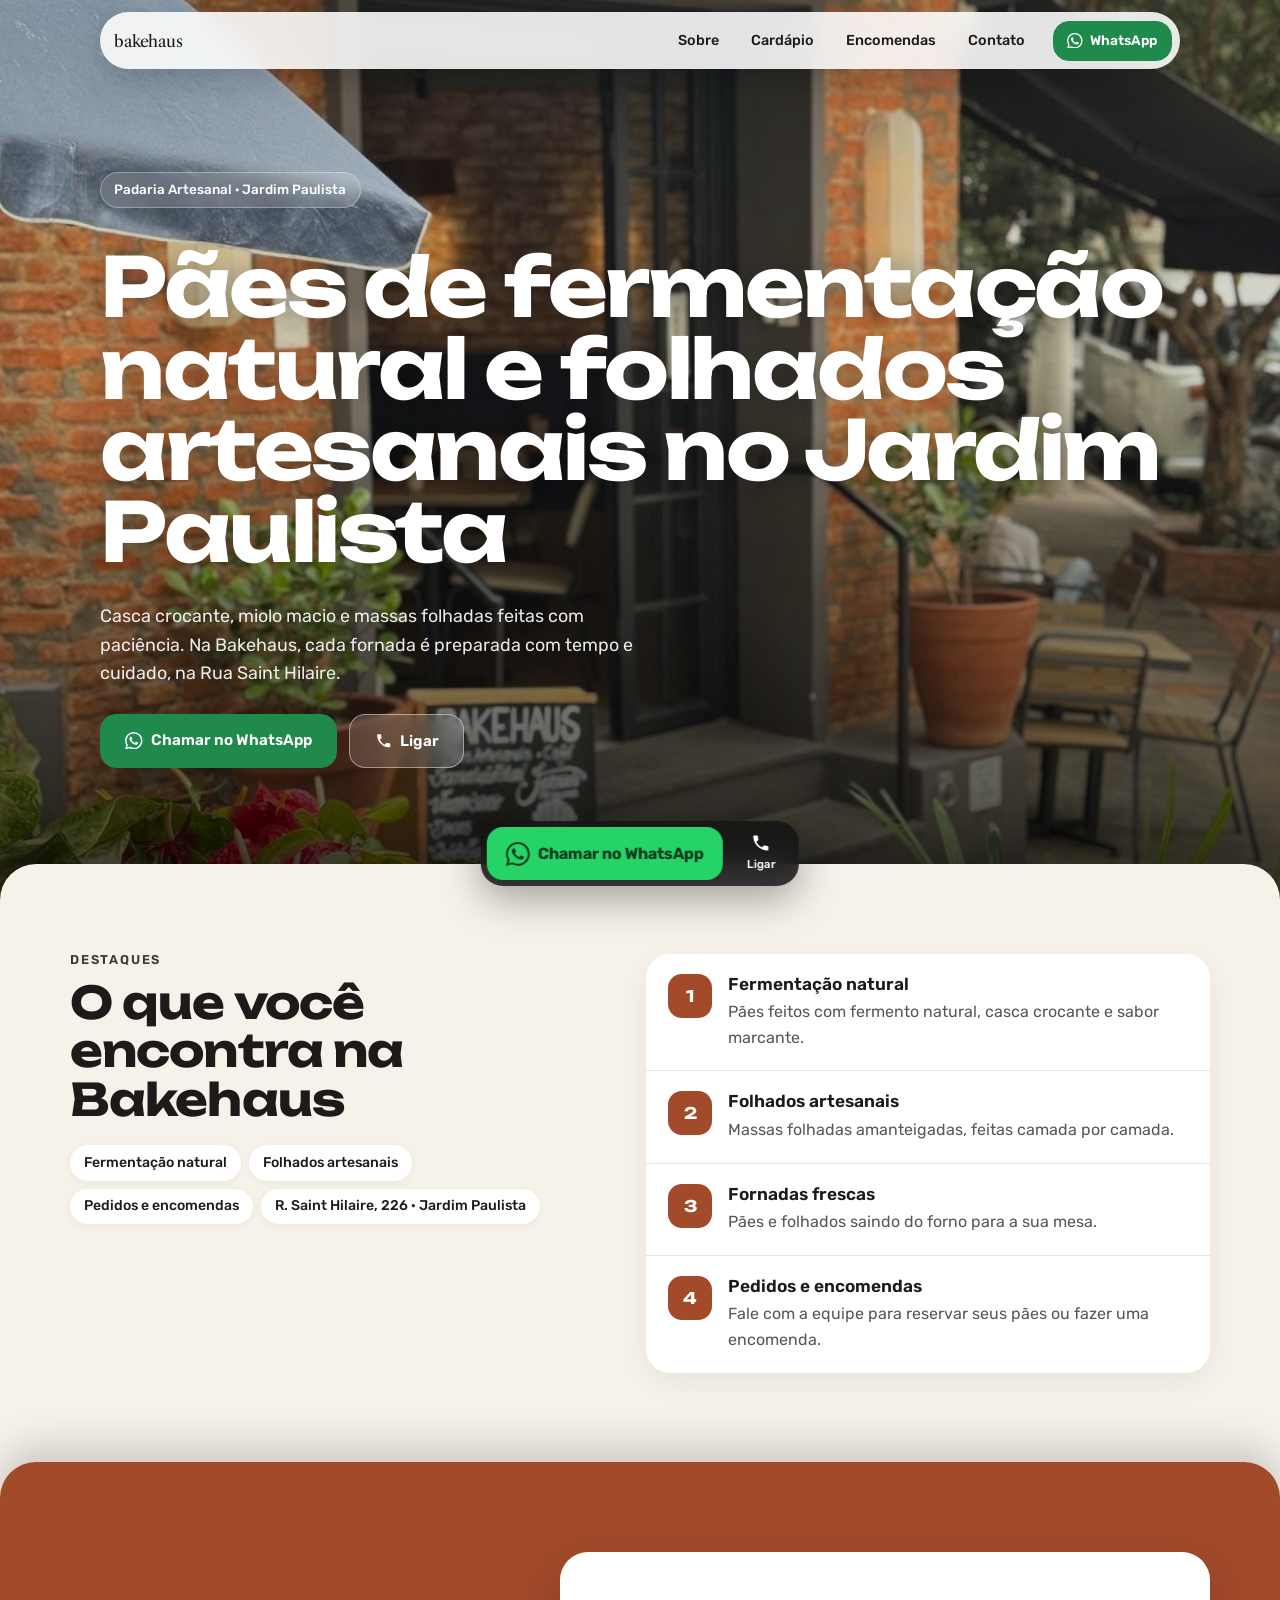
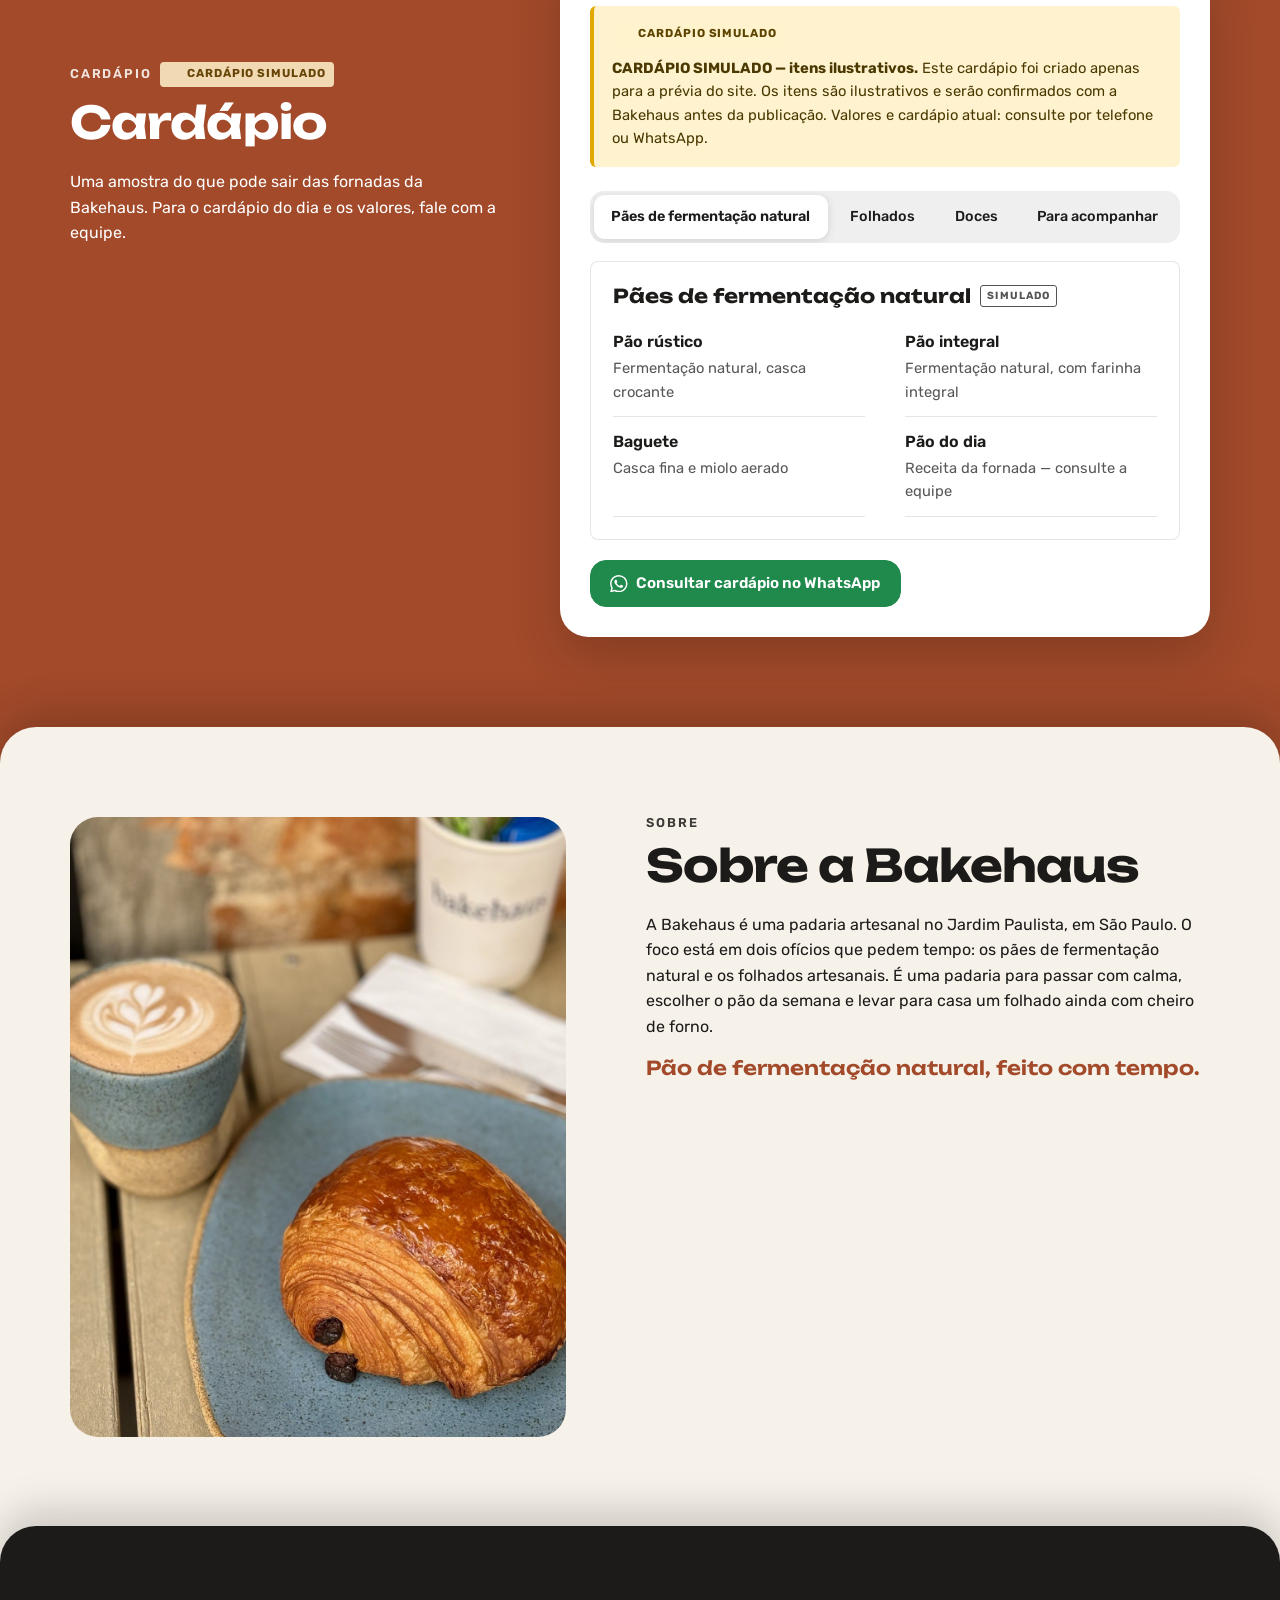
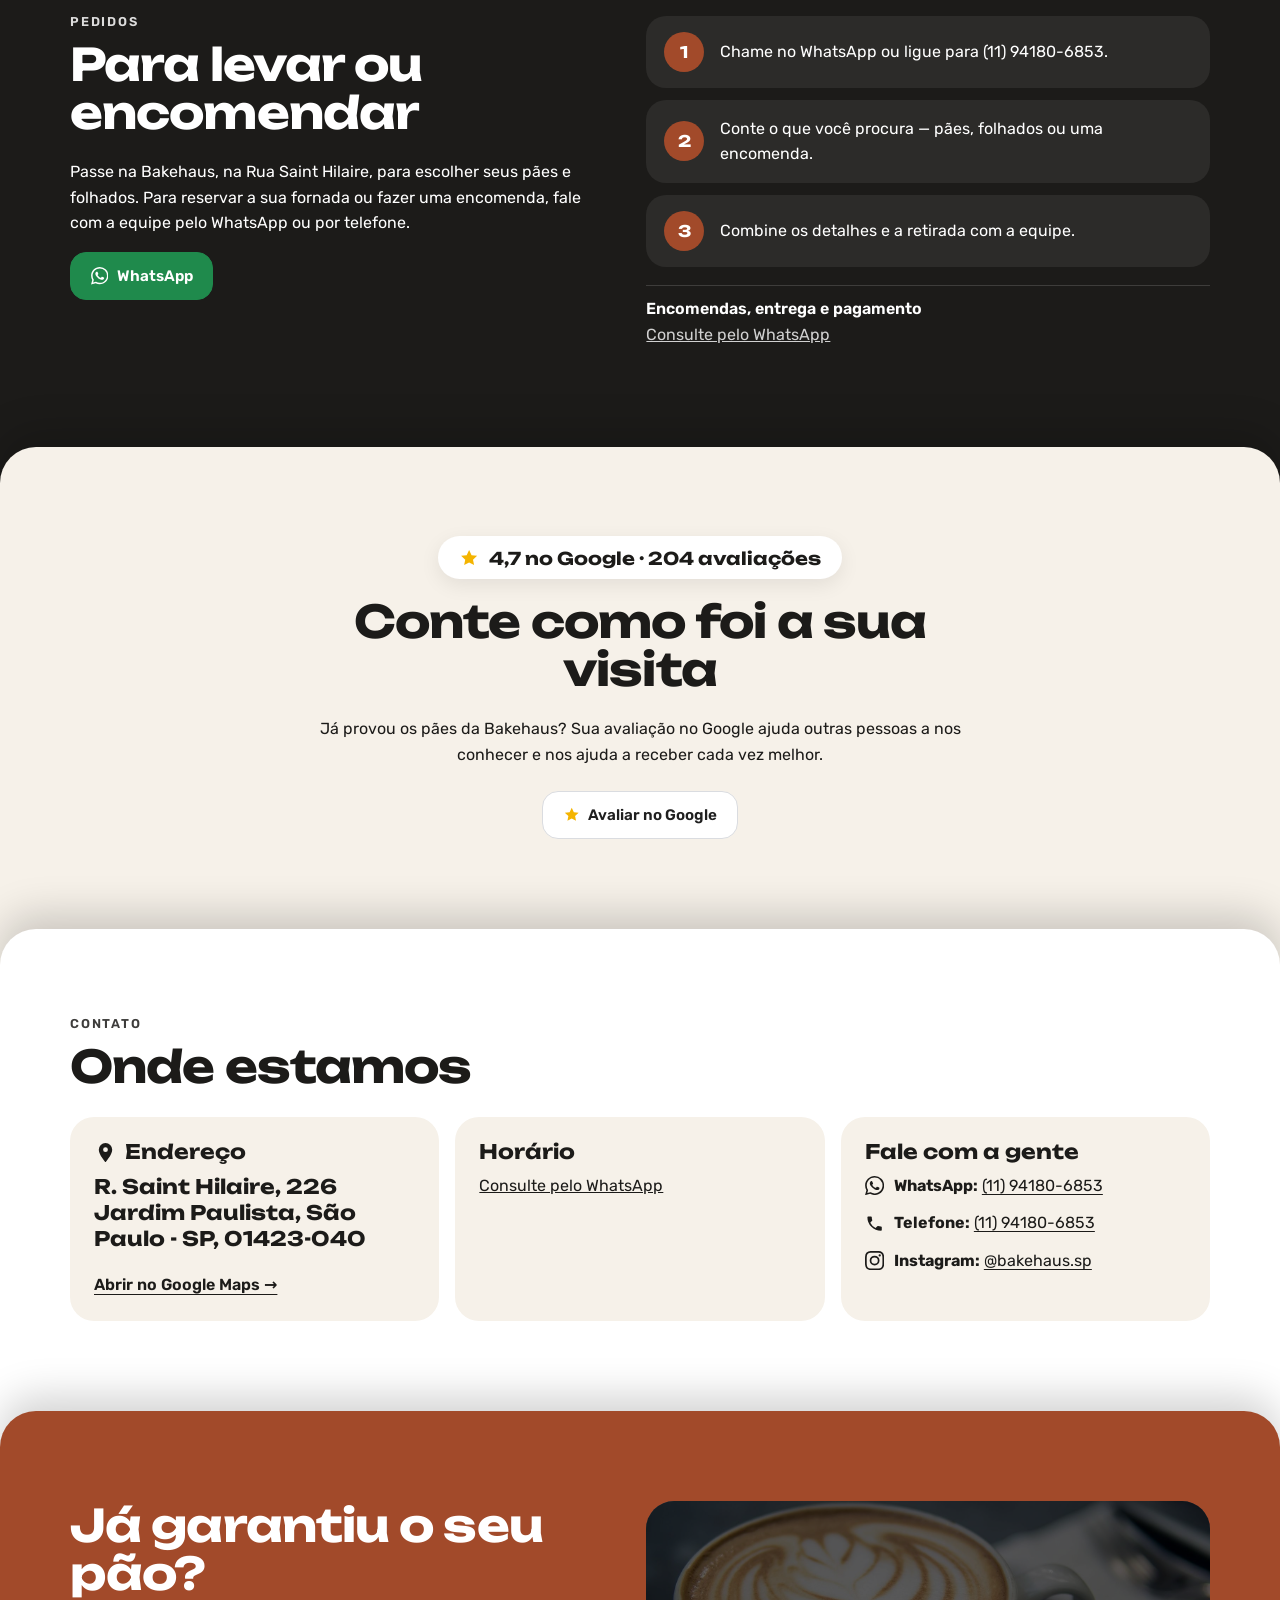
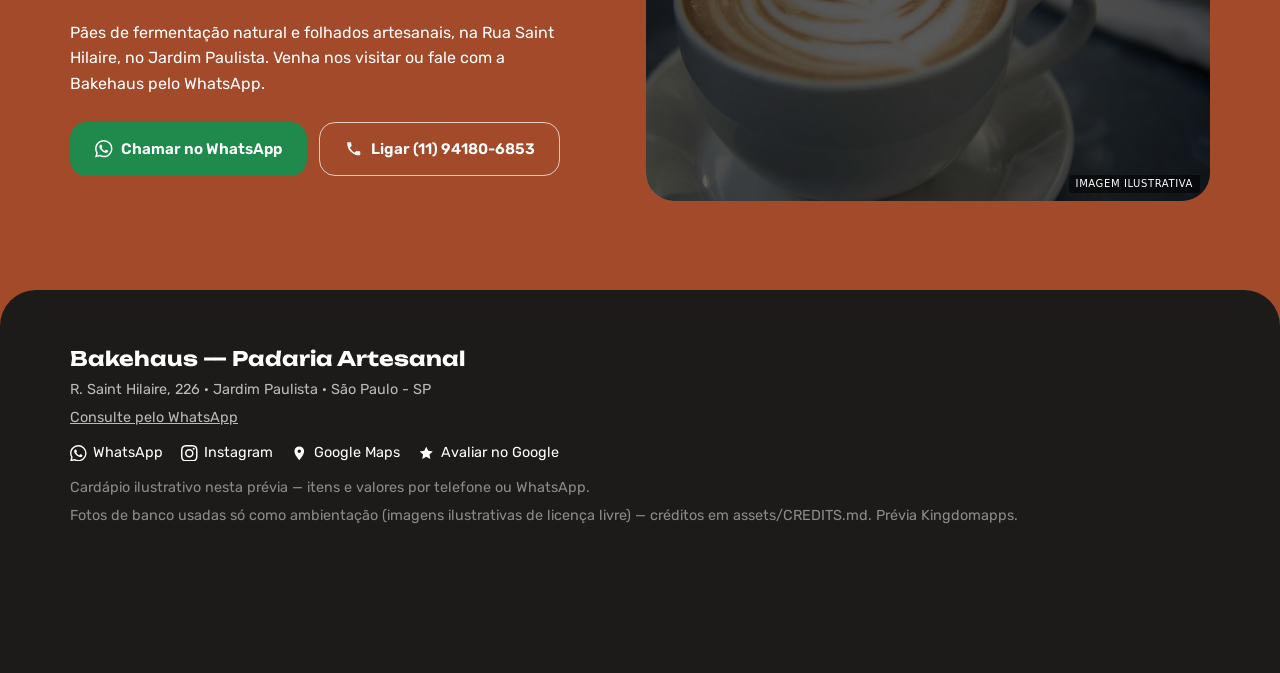
<file: v2/index.html>
<!DOCTYPE html>
<html lang="pt-BR">
<head>
<meta charset="UTF-8" />
<meta name="viewport" content="width=device-width, initial-scale=1" />
<meta name="robots" content="noindex, nofollow" />
<title>Bakehaus - Padaria Artesanal | Pães de fermentação natural no Jardim Paulista, São Paulo</title>
<meta name="description" content="Padaria artesanal no Jardim Paulista, na Rua Saint Hilaire. Pães de fermentação natural e folhados artesanais, para levar ou encomendar. Chame a Bakehaus no WhatsApp." />
<meta name="theme-color" content="#1c1b19" />
<link rel="preconnect" href="https://fonts.googleapis.com" />
<link rel="preconnect" href="https://fonts.gstatic.com" crossorigin />
<link rel="stylesheet" href="https://fonts.googleapis.com/css2?family=Unbounded:wght@500;700&family=Rubik:wght@400;500;600&display=swap" />
<link rel="stylesheet" href="https://fonts.googleapis.com/css2?family=Libre+Caslon+Text:wght@400&display=swap" />
<link rel="stylesheet" href="../assets/core.css" />
<link rel="stylesheet" href="../assets/E10.css" />
<link rel="stylesheet" href="../assets/lead.css" />
<style>:root{--brand:#a24a2a;--brand2:#f6f1e9;--brand-ink:#1c1b19}</style>
<!-- Google tag (gtag.js) -->
<script async src="https://www.googletagmanager.com/gtag/js?id=G-NJ030BJ0Z8"></script>
<script>
  window.dataLayer = window.dataLayer || [];
  function gtag(){dataLayer.push(arguments);}
  gtag('js', new Date());
  gtag('config', 'G-NJ030BJ0Z8');
</script>
<script>/* Kingdomapps GA4 eventos CTA */(function(){try{var ev=function(n,p){try{if(typeof gtag==='function')gtag('event',n,p);}catch(e){}};document.addEventListener('click',function(e){var a=e.target&&e.target.closest?e.target.closest('a[href]'):null;if(!a)return;var h=a.href||'',p={link_url:h};if(a.dataset&&a.dataset.plan)p.plan=a.dataset.plan;if(/wa\.me|api\.whatsapp\.com|whatsapp:/i.test(h))ev('click_whatsapp',p);else if(/ifood/i.test(h))ev('click_ifood',p);else if(/99app|99food|\/\/(www\.)?99\.|food\.99/i.test(h))ev('click_99',p);},true);document.addEventListener('submit',function(e){var f=e.target;ev('generate_lead',{form_id:(f&&(f.id||f.getAttribute('name')))||'form',page_location:location.href});},true);}catch(e){}})();</script>
</head>
<body class="est-E10" data-hours='{}' data-hours-unknown='[]'>
<!-- Kingdomapps · estrutura E10 (Cortina e dock) · v2 · copy: copy.md -->
<a class="skip" href="#conteudo">Pular para o conteúdo</a>
<header class="site-header e10-header" id="header">
  <div class="e10-pill">
    <a class="brand e10-brand" href="#topo" aria-label="Bakehaus — início"><span class="brand-word e10-word"><span class="wm-bake">bakehaus</span></span></a>
    <nav class="site-nav e10-nav" id="site-nav" aria-label="Principal"><ul><li><a href="#sobre">Sobre</a></li><li><a href="#cardapio">Cardápio</a></li><li><a href="#encomendas">Encomendas</a></li><li><a href="#contato">Contato</a></li></ul></nav>
    <a class="btn btn-wa btn-sm header-cta" href="https://wa.me/5511941806853?text=Ol%C3%A1%21%20Vim%20pelo%20site%20da%20Bakehaus%20e%20gostaria%20de%20mais%20informa%C3%A7%C3%B5es." target="_blank" rel="noopener"><svg viewBox="0 0 24 24" aria-hidden="true" focusable="false"><path fill="currentColor" d="M17.47 14.38c-.3-.15-1.76-.87-2.03-.97-.27-.1-.47-.15-.67.15-.2.3-.77.97-.94 1.16-.17.2-.35.22-.64.07-.3-.15-1.26-.46-2.39-1.47-.88-.79-1.48-1.76-1.65-2.06-.17-.3-.02-.46.13-.6.13-.14.3-.35.45-.52.15-.17.2-.3.3-.5.1-.2.05-.37-.03-.52-.07-.15-.67-1.61-.92-2.2-.24-.58-.49-.5-.67-.51h-.57c-.2 0-.52.07-.8.37-.27.3-1.04 1.02-1.04 2.48s1.07 2.88 1.21 3.07c.15.2 2.1 3.2 5.08 4.49.71.31 1.26.49 1.7.63.71.22 1.36.19 1.87.12.57-.09 1.76-.72 2-1.41.25-.7.25-1.29.18-1.41-.08-.13-.27-.2-.57-.35zM12.05 21.78a9.87 9.87 0 0 1-5.03-1.38l-.36-.21-3.74.98 1-3.65-.24-.37a9.86 9.86 0 0 1-1.51-5.26c0-5.45 4.44-9.88 9.89-9.88 2.64 0 5.12 1.03 6.99 2.9a9.83 9.83 0 0 1 2.89 6.99c0 5.45-4.44 9.88-9.89 9.88zm8.41-18.3A11.82 11.82 0 0 0 12.05 0C5.5 0 .16 5.34.16 11.89c0 2.1.55 4.14 1.59 5.95L.06 24l6.3-1.65a11.88 11.88 0 0 0 5.69 1.45c6.55 0 11.89-5.34 11.89-11.89 0-3.18-1.24-6.17-3.48-8.41z"/></svg><span>WhatsApp</span></a>
    <button class="nav-toggle" type="button" aria-expanded="false" aria-controls="site-nav"><span class="sr-only">Abrir menu</span><span class="bars" aria-hidden="true"></span></button>
  </div>
</header>
<main id="conteudo">
<div class="e10-curtain" aria-hidden="true"><img src="../assets/img/fotos-foto-1.jpg" width="1200" height="1600" alt="" fetchpriority="high" /></div>
<section class="e10-hero" id="topo" aria-labelledby="hero-title">
  <div class="e10-hero-in">
    <p class="e10-eyebrow">Padaria Artesanal · Jardim Paulista</p>
    <h1 id="hero-title">Pães de fermentação natural e folhados artesanais no Jardim Paulista</h1>
    <p class="e10-lead">Casca crocante, miolo macio e massas folhadas feitas com paciência. Na Bakehaus, cada fornada é preparada com tempo e cuidado, na Rua Saint Hilaire.</p>
    <div class="hero-ctas"><a class="btn btn-wa btn-lg" href="https://wa.me/5511941806853?text=Ol%C3%A1%21%20Vim%20pelo%20site%20da%20Bakehaus%20e%20gostaria%20de%20mais%20informa%C3%A7%C3%B5es." target="_blank" rel="noopener"><svg viewBox="0 0 24 24" aria-hidden="true" focusable="false"><path fill="currentColor" d="M17.47 14.38c-.3-.15-1.76-.87-2.03-.97-.27-.1-.47-.15-.67.15-.2.3-.77.97-.94 1.16-.17.2-.35.22-.64.07-.3-.15-1.26-.46-2.39-1.47-.88-.79-1.48-1.76-1.65-2.06-.17-.3-.02-.46.13-.6.13-.14.3-.35.45-.52.15-.17.2-.3.3-.5.1-.2.05-.37-.03-.52-.07-.15-.67-1.61-.92-2.2-.24-.58-.49-.5-.67-.51h-.57c-.2 0-.52.07-.8.37-.27.3-1.04 1.02-1.04 2.48s1.07 2.88 1.21 3.07c.15.2 2.1 3.2 5.08 4.49.71.31 1.26.49 1.7.63.71.22 1.36.19 1.87.12.57-.09 1.76-.72 2-1.41.25-.7.25-1.29.18-1.41-.08-.13-.27-.2-.57-.35zM12.05 21.78a9.87 9.87 0 0 1-5.03-1.38l-.36-.21-3.74.98 1-3.65-.24-.37a9.86 9.86 0 0 1-1.51-5.26c0-5.45 4.44-9.88 9.89-9.88 2.64 0 5.12 1.03 6.99 2.9a9.83 9.83 0 0 1 2.89 6.99c0 5.45-4.44 9.88-9.89 9.88zm8.41-18.3A11.82 11.82 0 0 0 12.05 0C5.5 0 .16 5.34.16 11.89c0 2.1.55 4.14 1.59 5.95L.06 24l6.3-1.65a11.88 11.88 0 0 0 5.69 1.45c6.55 0 11.89-5.34 11.89-11.89 0-3.18-1.24-6.17-3.48-8.41z"/></svg><span>Chamar no WhatsApp</span></a><a class="btn btn-ghost btn-lg e10-glass btn-tel" href="tel:+5511941806853"><svg viewBox="0 0 24 24" aria-hidden="true" focusable="false"><path fill="currentColor" d="M6.6 10.8a15.1 15.1 0 0 0 6.6 6.6l2.2-2.2a1 1 0 0 1 1-.25 11.4 11.4 0 0 0 3.6.57 1 1 0 0 1 1 1V20a1 1 0 0 1-1 1A17 17 0 0 1 3 4a1 1 0 0 1 1-1h3.5a1 1 0 0 1 1 1c0 1.25.2 2.45.57 3.57a1 1 0 0 1-.25 1z"/></svg><span>Ligar</span></a></div>
  </div>
  <p class="sr-only">Fachada da Bakehaus, de tijolos aparentes, com plantas e mesas na calçada</p>
  <a class="e10-scroll" href="#destaques" aria-label="Rolar para o conteúdo"><span aria-hidden="true">↓</span></a>
</section>
<section class="e10-sheet e10-paper" id="destaques" aria-labelledby="dest-title">
  <div class="wrap e10-split">
    <div><p class="e10-kicker">Destaques</p><h2 id="dest-title">O que você encontra na Bakehaus</h2><ul class="e10-chips"><li>Fermentação natural</li><li>Folhados artesanais</li><li>Pedidos e encomendas</li><li>R. Saint Hilaire, 226 · Jardim Paulista</li></ul></div>
    <ul class="e10-list"><li class="e10-row"><span class="e10-ico" aria-hidden="true">1</span><div><h3>Fermentação natural</h3><p>Pães feitos com fermento natural, casca crocante e sabor marcante.</p></div></li><li class="e10-row"><span class="e10-ico" aria-hidden="true">2</span><div><h3>Folhados artesanais</h3><p>Massas folhadas amanteigadas, feitas camada por camada.</p></div></li><li class="e10-row"><span class="e10-ico" aria-hidden="true">3</span><div><h3>Fornadas frescas</h3><p>Pães e folhados saindo do forno para a sua mesa.</p></div></li><li class="e10-row"><span class="e10-ico" aria-hidden="true">4</span><div><h3>Pedidos e encomendas</h3><p>Fale com a equipe para reservar seus pães ou fazer uma encomenda.</p></div></li></ul>
  </div>
</section>
<section class="e10-sheet e10-tone cardapio" id="cardapio" aria-labelledby="menu-title">
  <div class="wrap e10-menu">
    <div class="e10-menu-head"><p class="e10-kicker">Cardápio <span class="sim-badge">Cardápio simulado</span></p><h2 id="menu-title">Cardápio</h2><p>Uma amostra do que pode sair das fornadas da Bakehaus. Para o cardápio do dia e os valores, fale com a equipe.</p></div>
    <div class="e10-menu-card menu"><div class="sim-notice" role="note"><span class="sim-badge">Cardápio simulado</span><p><strong>CARDÁPIO SIMULADO — itens ilustrativos.</strong> Este cardápio foi criado apenas para a prévia do site. Os itens são ilustrativos e serão confirmados com a Bakehaus antes da publicação. Valores e cardápio atual: consulte por telefone ou WhatsApp.</p></div><div class="menu-tabs" role="tablist" aria-label="Categorias do cardápio"><button type="button" role="tab" id="tab-0" aria-controls="menu-0" aria-selected="true">Pães de fermentação natural</button><button type="button" role="tab" id="tab-1" aria-controls="menu-1" aria-selected="false" tabindex="-1">Folhados</button><button type="button" role="tab" id="tab-2" aria-controls="menu-2" aria-selected="false" tabindex="-1">Doces</button><button type="button" role="tab" id="tab-3" aria-controls="menu-3" aria-selected="false" tabindex="-1">Para acompanhar</button></div><div class="menu-panel" role="tabpanel" id="menu-0" aria-labelledby="tab-0" tabindex="0"><h3 class="menu-cat">Pães de fermentação natural <span class="sim-tag">Simulado</span></h3><ul class="menu-list"><li class="mi"><span class="mi-name">Pão rústico</span><span class="mi-desc">Fermentação natural, casca crocante</span></li><li class="mi"><span class="mi-name">Pão integral</span><span class="mi-desc">Fermentação natural, com farinha integral</span></li><li class="mi"><span class="mi-name">Baguete</span><span class="mi-desc">Casca fina e miolo aerado</span></li><li class="mi"><span class="mi-name">Pão do dia</span><span class="mi-desc">Receita da fornada — consulte a equipe</span></li></ul></div><div class="menu-panel" role="tabpanel" id="menu-1" aria-labelledby="tab-1" tabindex="0" hidden><h3 class="menu-cat">Folhados <span class="sim-tag">Simulado</span></h3><ul class="menu-list"><li class="mi"><span class="mi-name">Croissant</span><span class="mi-desc">Massa folhada amanteigada</span></li><li class="mi"><span class="mi-name">Pain au chocolat</span><span class="mi-desc">Folhado com chocolate</span></li><li class="mi"><span class="mi-name">Folhado do dia</span><span class="mi-desc">Sabor da fornada — consulte a vitrine</span></li></ul></div><div class="menu-panel" role="tabpanel" id="menu-2" aria-labelledby="tab-2" tabindex="0" hidden><h3 class="menu-cat">Doces <span class="sim-tag">Simulado</span></h3><ul class="menu-list"><li class="mi"><span class="mi-name">Cookie</span><span class="mi-desc">Gotas de chocolate</span></li><li class="mi"><span class="mi-name">Doce do dia</span><span class="mi-desc">Consulte a vitrine</span></li></ul></div><div class="menu-panel" role="tabpanel" id="menu-3" aria-labelledby="tab-3" tabindex="0" hidden><h3 class="menu-cat">Para acompanhar <span class="sim-tag">Simulado</span></h3><ul class="menu-list"><li class="mi"><span class="mi-name">Espresso</span><span class="mi-desc">Café espresso curto</span></li><li class="mi"><span class="mi-name">Cappuccino</span><span class="mi-desc">Espresso, leite vaporizado e espuma</span></li></ul></div><div class="e10-menu-cta"><a class="btn btn-wa" href="https://wa.me/5511941806853?text=Ol%C3%A1%21%20Vim%20pelo%20site%20da%20Bakehaus%20e%20gostaria%20de%20mais%20informa%C3%A7%C3%B5es." target="_blank" rel="noopener"><svg viewBox="0 0 24 24" aria-hidden="true" focusable="false"><path fill="currentColor" d="M17.47 14.38c-.3-.15-1.76-.87-2.03-.97-.27-.1-.47-.15-.67.15-.2.3-.77.97-.94 1.16-.17.2-.35.22-.64.07-.3-.15-1.26-.46-2.39-1.47-.88-.79-1.48-1.76-1.65-2.06-.17-.3-.02-.46.13-.6.13-.14.3-.35.45-.52.15-.17.2-.3.3-.5.1-.2.05-.37-.03-.52-.07-.15-.67-1.61-.92-2.2-.24-.58-.49-.5-.67-.51h-.57c-.2 0-.52.07-.8.37-.27.3-1.04 1.02-1.04 2.48s1.07 2.88 1.21 3.07c.15.2 2.1 3.2 5.08 4.49.71.31 1.26.49 1.7.63.71.22 1.36.19 1.87.12.57-.09 1.76-.72 2-1.41.25-.7.25-1.29.18-1.41-.08-.13-.27-.2-.57-.35zM12.05 21.78a9.87 9.87 0 0 1-5.03-1.38l-.36-.21-3.74.98 1-3.65-.24-.37a9.86 9.86 0 0 1-1.51-5.26c0-5.45 4.44-9.88 9.89-9.88 2.64 0 5.12 1.03 6.99 2.9a9.83 9.83 0 0 1 2.89 6.99c0 5.45-4.44 9.88-9.89 9.88zm8.41-18.3A11.82 11.82 0 0 0 12.05 0C5.5 0 .16 5.34.16 11.89c0 2.1.55 4.14 1.59 5.95L.06 24l6.3-1.65a11.88 11.88 0 0 0 5.69 1.45c6.55 0 11.89-5.34 11.89-11.89 0-3.18-1.24-6.17-3.48-8.41z"/></svg><span>Consultar cardápio no WhatsApp</span></a></div></div>
  </div>
</section>
<section class="e10-sheet e10-paper" id="sobre" aria-labelledby="sobre-title">
  <div class="wrap e10-split e10-about">
    <figure class="e10-photo"><img src="../assets/img/fotos-foto-4.jpg" width="1200" height="1600" alt="Pain au chocolat ao lado de um cappuccino com latte art" loading="lazy" decoding="async" /><figcaption>Pain au chocolat ao lado de um cappuccino com latte art</figcaption></figure>
    <div><p class="e10-kicker">Sobre</p><h2 id="sobre-title">Sobre a Bakehaus</h2><p>A Bakehaus é uma padaria artesanal no Jardim Paulista, em São Paulo. O foco está em dois ofícios que pedem tempo: os pães de fermentação natural e os folhados artesanais. É uma padaria para passar com calma, escolher o pão da semana e levar para casa um folhado ainda com cheiro de forno.</p><p class="e10-apoio">Pão de fermentação natural, feito com tempo.</p></div>
  </div>
</section>
<section class="e10-sheet e10-ink" id="entrega" aria-labelledby="ent-title">
  <div class="wrap e10-split">
    <div><p class="e10-kicker">Pedidos</p><h2 id="ent-title">Para levar ou encomendar</h2><p>Passe na Bakehaus, na Rua Saint Hilaire, para escolher seus pães e folhados. Para reservar a sua fornada ou fazer uma encomenda, fale com a equipe pelo WhatsApp ou por telefone.</p><div class="order-links"><a class="btn btn-wa" href="https://wa.me/5511941806853?text=Ol%C3%A1%21%20Vim%20pelo%20site%20da%20Bakehaus%20e%20gostaria%20de%20mais%20informa%C3%A7%C3%B5es." target="_blank" rel="noopener"><svg viewBox="0 0 24 24" aria-hidden="true" focusable="false"><path fill="currentColor" d="M17.47 14.38c-.3-.15-1.76-.87-2.03-.97-.27-.1-.47-.15-.67.15-.2.3-.77.97-.94 1.16-.17.2-.35.22-.64.07-.3-.15-1.26-.46-2.39-1.47-.88-.79-1.48-1.76-1.65-2.06-.17-.3-.02-.46.13-.6.13-.14.3-.35.45-.52.15-.17.2-.3.3-.5.1-.2.05-.37-.03-.52-.07-.15-.67-1.61-.92-2.2-.24-.58-.49-.5-.67-.51h-.57c-.2 0-.52.07-.8.37-.27.3-1.04 1.02-1.04 2.48s1.07 2.88 1.21 3.07c.15.2 2.1 3.2 5.08 4.49.71.31 1.26.49 1.7.63.71.22 1.36.19 1.87.12.57-.09 1.76-.72 2-1.41.25-.7.25-1.29.18-1.41-.08-.13-.27-.2-.57-.35zM12.05 21.78a9.87 9.87 0 0 1-5.03-1.38l-.36-.21-3.74.98 1-3.65-.24-.37a9.86 9.86 0 0 1-1.51-5.26c0-5.45 4.44-9.88 9.89-9.88 2.64 0 5.12 1.03 6.99 2.9a9.83 9.83 0 0 1 2.89 6.99c0 5.45-4.44 9.88-9.89 9.88zm8.41-18.3A11.82 11.82 0 0 0 12.05 0C5.5 0 .16 5.34.16 11.89c0 2.1.55 4.14 1.59 5.95L.06 24l6.3-1.65a11.88 11.88 0 0 0 5.69 1.45c6.55 0 11.89-5.34 11.89-11.89 0-3.18-1.24-6.17-3.48-8.41z"/></svg><span>WhatsApp</span></a></div></div>
    <div><ol class="e10-steps"><li><span>1</span><p>Chame no WhatsApp ou ligue para (11) 94180-6853.</p></li><li><span>2</span><p>Conte o que você procura — pães, folhados ou uma encomenda.</p></li><li><span>3</span><p>Combine os detalhes e a retirada com a equipe.</p></li></ol><dl class="e10-kv"><div><dt>Encomendas, entrega e pagamento</dt><dd><a href="https://wa.me/5511941806853?text=Ol%C3%A1%21%20Vim%20pelo%20site%20da%20Bakehaus%20e%20gostaria%20de%20mais%20informa%C3%A7%C3%B5es." target="_blank" rel="noopener">Consulte pelo WhatsApp</a></dd></div></dl></div>
  </div>
</section>
<section class="e10-sheet e10-paper" id="avaliar" aria-labelledby="av-title">
  <div class="wrap e10-review">
    <p class="selo e10-selo"><svg viewBox="0 0 24 24" aria-hidden="true" focusable="false"><path fill="currentColor" d="M12 2.5l2.9 6 6.6.8-4.9 4.5 1.3 6.5L12 17.1l-5.9 3.2 1.3-6.5L2.5 9.3l6.6-.8z"/></svg><span>4,7 no Google · 204 avaliações</span></p>
    <h2 id="av-title">Conte como foi a sua visita</h2><p>Já provou os pães da Bakehaus? Sua avaliação no Google ajuda outras pessoas a nos conhecer e nos ajuda a receber cada vez melhor.</p><a class="btn btn-review" href="https://search.google.com/local/writereview?placeid=ChIJw6KT6fJZzpQRm6EXEFSoUfw" target="_blank" rel="noopener"><svg viewBox="0 0 24 24" aria-hidden="true" focusable="false"><path fill="currentColor" d="M12 2.5l2.9 6 6.6.8-4.9 4.5 1.3 6.5L12 17.1l-5.9 3.2 1.3-6.5L2.5 9.3l6.6-.8z"/></svg><span>Avaliar no Google</span></a>
  </div>
</section>
<section class="e10-sheet e10-soft" id="contato" aria-labelledby="ct-title">
  <div class="wrap">
    <p class="e10-kicker">Contato</p><h2 id="ct-title">Onde estamos</h2>
    <div class="e10-cards"><div class="ct-card ct-addr"><h3><svg viewBox="0 0 24 24" aria-hidden="true" focusable="false"><path fill="currentColor" d="M12 2a7 7 0 0 0-7 7c0 5.25 7 13 7 13s7-7.75 7-13a7 7 0 0 0-7-7zm0 9.5a2.5 2.5 0 1 1 0-5 2.5 2.5 0 0 1 0 5z"/></svg><span>Endereço</span></h3><p>R. Saint Hilaire, 226<br />Jardim Paulista, São Paulo - SP, 01423-040</p><a class="text-link" href="https://www.google.com/maps/place/?q=place_id:ChIJw6KT6fJZzpQRm6EXEFSoUfw" target="_blank" rel="noopener">Abrir no Google Maps →</a></div><div class="ct-card ct-hours"><h3>Horário</h3><p><a href="https://wa.me/5511941806853?text=Ol%C3%A1%21%20Vim%20pelo%20site%20da%20Bakehaus%20e%20gostaria%20de%20mais%20informa%C3%A7%C3%B5es." target="_blank" rel="noopener">Consulte pelo WhatsApp</a></p></div><div class="ct-card"><h3>Fale com a gente</h3><ul class="ct-list"><li><svg viewBox="0 0 24 24" aria-hidden="true" focusable="false"><path fill="currentColor" d="M17.47 14.38c-.3-.15-1.76-.87-2.03-.97-.27-.1-.47-.15-.67.15-.2.3-.77.97-.94 1.16-.17.2-.35.22-.64.07-.3-.15-1.26-.46-2.39-1.47-.88-.79-1.48-1.76-1.65-2.06-.17-.3-.02-.46.13-.6.13-.14.3-.35.45-.52.15-.17.2-.3.3-.5.1-.2.05-.37-.03-.52-.07-.15-.67-1.61-.92-2.2-.24-.58-.49-.5-.67-.51h-.57c-.2 0-.52.07-.8.37-.27.3-1.04 1.02-1.04 2.48s1.07 2.88 1.21 3.07c.15.2 2.1 3.2 5.08 4.49.71.31 1.26.49 1.7.63.71.22 1.36.19 1.87.12.57-.09 1.76-.72 2-1.41.25-.7.25-1.29.18-1.41-.08-.13-.27-.2-.57-.35zM12.05 21.78a9.87 9.87 0 0 1-5.03-1.38l-.36-.21-3.74.98 1-3.65-.24-.37a9.86 9.86 0 0 1-1.51-5.26c0-5.45 4.44-9.88 9.89-9.88 2.64 0 5.12 1.03 6.99 2.9a9.83 9.83 0 0 1 2.89 6.99c0 5.45-4.44 9.88-9.89 9.88zm8.41-18.3A11.82 11.82 0 0 0 12.05 0C5.5 0 .16 5.34.16 11.89c0 2.1.55 4.14 1.59 5.95L.06 24l6.3-1.65a11.88 11.88 0 0 0 5.69 1.45c6.55 0 11.89-5.34 11.89-11.89 0-3.18-1.24-6.17-3.48-8.41z"/></svg><span><strong>WhatsApp:</strong> <a href="https://wa.me/5511941806853?text=Ol%C3%A1%21%20Vim%20pelo%20site%20da%20Bakehaus%20e%20gostaria%20de%20mais%20informa%C3%A7%C3%B5es." target="_blank" rel="noopener">(11) 94180-6853</a></span></li><li><svg viewBox="0 0 24 24" aria-hidden="true" focusable="false"><path fill="currentColor" d="M6.6 10.8a15.1 15.1 0 0 0 6.6 6.6l2.2-2.2a1 1 0 0 1 1-.25 11.4 11.4 0 0 0 3.6.57 1 1 0 0 1 1 1V20a1 1 0 0 1-1 1A17 17 0 0 1 3 4a1 1 0 0 1 1-1h3.5a1 1 0 0 1 1 1c0 1.25.2 2.45.57 3.57a1 1 0 0 1-.25 1z"/></svg><span><strong>Telefone:</strong> <a href="tel:+5511941806853">(11) 94180-6853</a></span></li><li><svg viewBox="0 0 24 24" aria-hidden="true" focusable="false"><path fill="currentColor" d="M12 2.2c3.2 0 3.58.01 4.85.07 3.25.15 4.77 1.69 4.92 4.92.06 1.27.07 1.65.07 4.85s-.01 3.58-.07 4.85c-.15 3.23-1.66 4.77-4.92 4.92-1.27.06-1.65.07-4.85.07s-3.58-.01-4.85-.07c-3.26-.15-4.77-1.7-4.92-4.92C2.17 15.58 2.16 15.2 2.16 12s.01-3.58.07-4.85C2.38 3.92 3.9 2.38 7.15 2.23 8.42 2.17 8.8 2.16 12 2.16zM12 0C8.74 0 8.33.01 7.05.07 2.7.27.27 2.69.07 7.05.01 8.33 0 8.74 0 12s.01 3.67.07 4.95c.2 4.36 2.62 6.78 6.98 6.98C8.33 23.99 8.74 24 12 24s3.67-.01 4.95-.07c4.35-.2 6.78-2.62 6.98-6.98.06-1.28.07-1.69.07-4.95s-.01-3.67-.07-4.95c-.2-4.35-2.62-6.78-6.98-6.98C15.67.01 15.26 0 12 0zm0 5.84a6.16 6.16 0 1 0 0 12.32 6.16 6.16 0 0 0 0-12.32zM12 16a4 4 0 1 1 0-8 4 4 0 0 1 0 8zm6.4-11.85a1.44 1.44 0 1 0 0 2.88 1.44 1.44 0 0 0 0-2.88z"/></svg><span><strong>Instagram:</strong> <a href="https://instagram.com/bakehaus.sp" target="_blank" rel="noopener">@bakehaus.sp</a></span></li></ul></div></div>
  </div>
</section>
<section class="e10-sheet e10-tone cta-final" id="cta-final" aria-labelledby="cta-title">
  <div class="wrap e10-split e10-cta">
    <div><h2 id="cta-title">Já garantiu o seu pão?</h2><p>Pães de fermentação natural e folhados artesanais, na Rua Saint Hilaire, no Jardim Paulista. Venha nos visitar ou fale com a Bakehaus pelo WhatsApp.</p><div class="hero-ctas"><a class="btn btn-wa btn-lg" href="https://wa.me/5511941806853?text=Ol%C3%A1%21%20Vim%20pelo%20site%20da%20Bakehaus%20e%20gostaria%20de%20mais%20informa%C3%A7%C3%B5es." target="_blank" rel="noopener"><svg viewBox="0 0 24 24" aria-hidden="true" focusable="false"><path fill="currentColor" d="M17.47 14.38c-.3-.15-1.76-.87-2.03-.97-.27-.1-.47-.15-.67.15-.2.3-.77.97-.94 1.16-.17.2-.35.22-.64.07-.3-.15-1.26-.46-2.39-1.47-.88-.79-1.48-1.76-1.65-2.06-.17-.3-.02-.46.13-.6.13-.14.3-.35.45-.52.15-.17.2-.3.3-.5.1-.2.05-.37-.03-.52-.07-.15-.67-1.61-.92-2.2-.24-.58-.49-.5-.67-.51h-.57c-.2 0-.52.07-.8.37-.27.3-1.04 1.02-1.04 2.48s1.07 2.88 1.21 3.07c.15.2 2.1 3.2 5.08 4.49.71.31 1.26.49 1.7.63.71.22 1.36.19 1.87.12.57-.09 1.76-.72 2-1.41.25-.7.25-1.29.18-1.41-.08-.13-.27-.2-.57-.35zM12.05 21.78a9.87 9.87 0 0 1-5.03-1.38l-.36-.21-3.74.98 1-3.65-.24-.37a9.86 9.86 0 0 1-1.51-5.26c0-5.45 4.44-9.88 9.89-9.88 2.64 0 5.12 1.03 6.99 2.9a9.83 9.83 0 0 1 2.89 6.99c0 5.45-4.44 9.88-9.89 9.88zm8.41-18.3A11.82 11.82 0 0 0 12.05 0C5.5 0 .16 5.34.16 11.89c0 2.1.55 4.14 1.59 5.95L.06 24l6.3-1.65a11.88 11.88 0 0 0 5.69 1.45c6.55 0 11.89-5.34 11.89-11.89 0-3.18-1.24-6.17-3.48-8.41z"/></svg><span>Chamar no WhatsApp</span></a><a class="btn btn-ghost btn-lg" href="tel:+5511941806853"><svg viewBox="0 0 24 24" aria-hidden="true" focusable="false"><path fill="currentColor" d="M6.6 10.8a15.1 15.1 0 0 0 6.6 6.6l2.2-2.2a1 1 0 0 1 1-.25 11.4 11.4 0 0 0 3.6.57 1 1 0 0 1 1 1V20a1 1 0 0 1-1 1A17 17 0 0 1 3 4a1 1 0 0 1 1-1h3.5a1 1 0 0 1 1 1c0 1.25.2 2.45.57 3.57a1 1 0 0 1-.25 1z"/></svg><span>Ligar (11) 94180-6853</span></a></div></div>
    <div class="e10-cta-img"><div class="amb amb-cta" style="--amb:url('../assets/img/ambiente-latte-art.jpg')" aria-hidden="true"><span class="amb-tag">Imagem ilustrativa</span></div></div>
  </div>
</section>
</main>
<footer class="site-footer e10-footer">
  <div class="wrap">
    <p class="f-name">Bakehaus — Padaria Artesanal</p><p>R. Saint Hilaire, 226 · Jardim Paulista · São Paulo - SP</p><p><a href="https://wa.me/5511941806853?text=Ol%C3%A1%21%20Vim%20pelo%20site%20da%20Bakehaus%20e%20gostaria%20de%20mais%20informa%C3%A7%C3%B5es." target="_blank" rel="noopener">Consulte pelo WhatsApp</a></p>
    <nav class="f-links" aria-label="Links"><a href="https://wa.me/5511941806853?text=Ol%C3%A1%21%20Vim%20pelo%20site%20da%20Bakehaus%20e%20gostaria%20de%20mais%20informa%C3%A7%C3%B5es." target="_blank" rel="noopener"><svg viewBox="0 0 24 24" aria-hidden="true" focusable="false"><path fill="currentColor" d="M17.47 14.38c-.3-.15-1.76-.87-2.03-.97-.27-.1-.47-.15-.67.15-.2.3-.77.97-.94 1.16-.17.2-.35.22-.64.07-.3-.15-1.26-.46-2.39-1.47-.88-.79-1.48-1.76-1.65-2.06-.17-.3-.02-.46.13-.6.13-.14.3-.35.45-.52.15-.17.2-.3.3-.5.1-.2.05-.37-.03-.52-.07-.15-.67-1.61-.92-2.2-.24-.58-.49-.5-.67-.51h-.57c-.2 0-.52.07-.8.37-.27.3-1.04 1.02-1.04 2.48s1.07 2.88 1.21 3.07c.15.2 2.1 3.2 5.08 4.49.71.31 1.26.49 1.7.63.71.22 1.36.19 1.87.12.57-.09 1.76-.72 2-1.41.25-.7.25-1.29.18-1.41-.08-.13-.27-.2-.57-.35zM12.05 21.78a9.87 9.87 0 0 1-5.03-1.38l-.36-.21-3.74.98 1-3.65-.24-.37a9.86 9.86 0 0 1-1.51-5.26c0-5.45 4.44-9.88 9.89-9.88 2.64 0 5.12 1.03 6.99 2.9a9.83 9.83 0 0 1 2.89 6.99c0 5.45-4.44 9.88-9.89 9.88zm8.41-18.3A11.82 11.82 0 0 0 12.05 0C5.5 0 .16 5.34.16 11.89c0 2.1.55 4.14 1.59 5.95L.06 24l6.3-1.65a11.88 11.88 0 0 0 5.69 1.45c6.55 0 11.89-5.34 11.89-11.89 0-3.18-1.24-6.17-3.48-8.41z"/></svg><span>WhatsApp</span></a><a href="https://instagram.com/bakehaus.sp" target="_blank" rel="noopener"><svg viewBox="0 0 24 24" aria-hidden="true" focusable="false"><path fill="currentColor" d="M12 2.2c3.2 0 3.58.01 4.85.07 3.25.15 4.77 1.69 4.92 4.92.06 1.27.07 1.65.07 4.85s-.01 3.58-.07 4.85c-.15 3.23-1.66 4.77-4.92 4.92-1.27.06-1.65.07-4.85.07s-3.58-.01-4.85-.07c-3.26-.15-4.77-1.7-4.92-4.92C2.17 15.58 2.16 15.2 2.16 12s.01-3.58.07-4.85C2.38 3.92 3.9 2.38 7.15 2.23 8.42 2.17 8.8 2.16 12 2.16zM12 0C8.74 0 8.33.01 7.05.07 2.7.27.27 2.69.07 7.05.01 8.33 0 8.74 0 12s.01 3.67.07 4.95c.2 4.36 2.62 6.78 6.98 6.98C8.33 23.99 8.74 24 12 24s3.67-.01 4.95-.07c4.35-.2 6.78-2.62 6.98-6.98.06-1.28.07-1.69.07-4.95s-.01-3.67-.07-4.95c-.2-4.35-2.62-6.78-6.98-6.98C15.67.01 15.26 0 12 0zm0 5.84a6.16 6.16 0 1 0 0 12.32 6.16 6.16 0 0 0 0-12.32zM12 16a4 4 0 1 1 0-8 4 4 0 0 1 0 8zm6.4-11.85a1.44 1.44 0 1 0 0 2.88 1.44 1.44 0 0 0 0-2.88z"/></svg><span>Instagram</span></a><a href="https://www.google.com/maps/place/?q=place_id:ChIJw6KT6fJZzpQRm6EXEFSoUfw" target="_blank" rel="noopener"><svg viewBox="0 0 24 24" aria-hidden="true" focusable="false"><path fill="currentColor" d="M12 2a7 7 0 0 0-7 7c0 5.25 7 13 7 13s7-7.75 7-13a7 7 0 0 0-7-7zm0 9.5a2.5 2.5 0 1 1 0-5 2.5 2.5 0 0 1 0 5z"/></svg><span>Google Maps</span></a><a href="https://search.google.com/local/writereview?placeid=ChIJw6KT6fJZzpQRm6EXEFSoUfw" target="_blank" rel="noopener"><svg viewBox="0 0 24 24" aria-hidden="true" focusable="false"><path fill="currentColor" d="M12 2.5l2.9 6 6.6.8-4.9 4.5 1.3 6.5L12 17.1l-5.9 3.2 1.3-6.5L2.5 9.3l6.6-.8z"/></svg><span>Avaliar no Google</span></a></nav>
    <p class="f-note">Cardápio ilustrativo nesta prévia — itens e valores por telefone ou WhatsApp.</p>
    <p class="f-credit">Fotos de banco usadas só como ambientação (imagens ilustrativas de licença livre) — créditos em assets/CREDITS.md. Prévia Kingdomapps.</p>
  </div>
</footer>
<div class="e10-dock" role="group" aria-label="Ações rápidas"><a class="wa-float" href="https://wa.me/5511941806853?text=Ol%C3%A1%21%20Vim%20pelo%20site%20da%20Bakehaus%20e%20gostaria%20de%20mais%20informa%C3%A7%C3%B5es." target="_blank" rel="noopener" aria-label="Chamar a Bakehaus no WhatsApp"><svg viewBox="0 0 24 24" aria-hidden="true" focusable="false"><path fill="currentColor" d="M17.47 14.38c-.3-.15-1.76-.87-2.03-.97-.27-.1-.47-.15-.67.15-.2.3-.77.97-.94 1.16-.17.2-.35.22-.64.07-.3-.15-1.26-.46-2.39-1.47-.88-.79-1.48-1.76-1.65-2.06-.17-.3-.02-.46.13-.6.13-.14.3-.35.45-.52.15-.17.2-.3.3-.5.1-.2.05-.37-.03-.52-.07-.15-.67-1.61-.92-2.2-.24-.58-.49-.5-.67-.51h-.57c-.2 0-.52.07-.8.37-.27.3-1.04 1.02-1.04 2.48s1.07 2.88 1.21 3.07c.15.2 2.1 3.2 5.08 4.49.71.31 1.26.49 1.7.63.71.22 1.36.19 1.87.12.57-.09 1.76-.72 2-1.41.25-.7.25-1.29.18-1.41-.08-.13-.27-.2-.57-.35zM12.05 21.78a9.87 9.87 0 0 1-5.03-1.38l-.36-.21-3.74.98 1-3.65-.24-.37a9.86 9.86 0 0 1-1.51-5.26c0-5.45 4.44-9.88 9.89-9.88 2.64 0 5.12 1.03 6.99 2.9a9.83 9.83 0 0 1 2.89 6.99c0 5.45-4.44 9.88-9.89 9.88zm8.41-18.3A11.82 11.82 0 0 0 12.05 0C5.5 0 .16 5.34.16 11.89c0 2.1.55 4.14 1.59 5.95L.06 24l6.3-1.65a11.88 11.88 0 0 0 5.69 1.45c6.55 0 11.89-5.34 11.89-11.89 0-3.18-1.24-6.17-3.48-8.41z"/></svg><span>Chamar no WhatsApp</span></a><a class="e10-dock-btn" href="tel:+5511941806853"><svg viewBox="0 0 24 24" aria-hidden="true" focusable="false"><path fill="currentColor" d="M6.6 10.8a15.1 15.1 0 0 0 6.6 6.6l2.2-2.2a1 1 0 0 1 1-.25 11.4 11.4 0 0 0 3.6.57 1 1 0 0 1 1 1V20a1 1 0 0 1-1 1A17 17 0 0 1 3 4a1 1 0 0 1 1-1h3.5a1 1 0 0 1 1 1c0 1.25.2 2.45.57 3.57a1 1 0 0 1-.25 1z"/></svg><span>Ligar</span></a></div>
<script src="../assets/site.js" defer></script>
</body>
</html>
</file>
<file: gate.css>
:root {
  --bg: #0f0e0c;
  --card: #1a1815;
  --text: #f4efe6;
  --muted: #9a9084;
  --accent: #c45c3a;
  --line: rgba(200, 180, 160, 0.15);
  --ok: #25d366;
  --font: "Segoe UI", system-ui, -apple-system, sans-serif;
}
*, *::before, *::after { box-sizing: border-box; margin: 0; padding: 0; }
body {
  min-height: 100vh;
  font-family: var(--font);
  background:
    radial-gradient(ellipse at top, rgba(196, 92, 58, 0.18), transparent 50%),
    var(--bg);
  color: var(--text);
  line-height: 1.5;
  -webkit-font-smoothing: antialiased;
}
.shell {
  width: min(100% - 2rem, 1100px);
  margin: 0 auto;
  padding: 2.5rem 0 3rem;
}
.brand-row {
  display: flex; align-items: center; justify-content: space-between;
  gap: 1rem; margin-bottom: 2rem;
}
.brand-row strong { letter-spacing: 0.04em; }
.brand-row span { color: var(--muted); font-size: 0.9rem; }

.lock {
  max-width: 420px;
  margin: 4vh auto 0;
  background: var(--card);
  border: 1px solid var(--line);
  border-radius: 18px;
  padding: 2rem 1.5rem;
  text-align: center;
}
.lock h1 {
  font-size: 1.45rem;
  margin-bottom: 0.5rem;
}
.lock p {
  color: var(--muted);
  font-size: 0.95rem;
  margin-bottom: 1.5rem;
}
.lock label {
  display: block; text-align: left; font-size: 0.8rem;
  color: var(--muted); margin-bottom: 0.4rem;
}
.lock input {
  width: 100%;
  font-size: 1.6rem;
  letter-spacing: 0.4em;
  text-align: center;
  padding: 0.85rem;
  border-radius: 12px;
  border: 1px solid var(--line);
  background: #12100e;
  color: var(--text);
  outline: none;
  margin-bottom: 0.85rem;
}
.lock input:focus { border-color: var(--accent); }
.lock button {
  width: 100%;
  padding: 0.9rem;
  border: none; border-radius: 999px;
  background: var(--accent); color: #fff;
  font-weight: 700; font-size: 0.95rem; cursor: pointer;
}
.lock button:hover { filter: brightness(1.08); }
.lock .err {
  color: #ff8a7a; font-size: 0.88rem; min-height: 1.2em;
  margin-top: 0.75rem;
}
.hidden { display: none !important; }

.gallery-head {
  margin-bottom: 1.5rem;
}
.gallery-head h1 { font-size: clamp(1.5rem, 3vw, 2rem); margin-bottom: 0.35rem; }
.gallery-head p { color: var(--muted); }

.cards {
  display: grid; gap: 1.25rem;
  grid-template-columns: 1fr;
}
.card {
  background: var(--card);
  border: 1px solid var(--line);
  border-radius: 16px;
  overflow: hidden;
  display: flex; flex-direction: column;
}
.card-preview {
  background: #0a0908;
  border-bottom: 1px solid var(--line);
  aspect-ratio: 16/10;
  position: relative;
}
.card-preview iframe {
  width: 200%; height: 200%;
  transform: scale(0.5);
  transform-origin: 0 0;
  border: 0;
  pointer-events: none;
  background: #fff;
}
.card-body { padding: 1.15rem 1.2rem 1.35rem; }
.card-body h2 { font-size: 1.1rem; margin-bottom: 0.35rem; }
.card-body p { color: var(--muted); font-size: 0.9rem; margin-bottom: 1rem; }
.card-actions { display: flex; flex-wrap: wrap; gap: 0.6rem; }
.card-actions a {
  display: inline-flex; align-items: center;
  padding: 0.6rem 1rem; border-radius: 999px;
  font-size: 0.85rem; font-weight: 650; text-decoration: none;
}
.card-actions .open {
  background: var(--accent); color: #fff;
}
.card-actions .open:hover { filter: brightness(1.08); }
.toolbar {
  display: flex; justify-content: flex-end; margin-bottom: 1rem;
}
.toolbar button {
  background: transparent; border: 1px solid var(--line);
  color: var(--muted); border-radius: 999px;
  padding: 0.45rem 0.9rem; cursor: pointer; font-size: 0.8rem;
}
.toolbar button:hover { color: var(--text); }

footer {
  margin-top: 2.5rem;
  color: var(--muted);
  font-size: 0.85rem;
  border-top: 1px solid var(--line);
  padding-top: 1.25rem;
}

@media (min-width: 900px) {
  .cards { grid-template-columns: repeat(3, 1fr); }
}
</file>
<file: assets/core.css>
/* Kingdomapps — base institucional (estrutura e mecânica comuns às 3 skins) */
*,*::before,*::after{box-sizing:border-box}
html{scroll-behavior:smooth;-webkit-text-size-adjust:100%}
body{margin:0;background:var(--bg);color:var(--ink);font-family:var(--font-body);font-size:16px;line-height:1.6;text-rendering:optimizeLegibility}
img{max-width:100%;height:auto;display:block}
a{color:inherit}
h1,h2,h3{font-family:var(--font-display);line-height:1.1;margin:0 0 .5em;font-weight:var(--display-weight,600)}
p{margin:0 0 1em}
ul,ol{margin:0;padding:0}
svg{width:1.15em;height:1.15em;flex:none}
.sr-only{position:absolute;width:1px;height:1px;overflow:hidden;clip:rect(0 0 0 0);white-space:nowrap}
.skip{position:absolute;left:12px;top:-60px;z-index:100;background:var(--ink);color:var(--bg);padding:10px 14px}
.skip:focus{top:12px}
:focus-visible{outline:3px solid var(--focus,var(--brand2));outline-offset:3px}
.wrap{width:100%;max-width:1180px;margin:0 auto;padding:0 20px}
.sec{padding:var(--sec-pad,72px) 0;position:relative}
.kicker{font-size:.78rem;letter-spacing:.18em;text-transform:uppercase;color:var(--muted);margin-bottom:.8em;display:flex;align-items:center;gap:.6em;flex-wrap:wrap}
.lead{font-size:1.08rem;color:var(--muted)}
.tbc{display:inline-block;font-size:.78em;padding:.1em .6em;border:1px dashed currentColor;border-radius:99px;opacity:.85;white-space:nowrap}
.interim-flag{margin:0;padding:8px 20px;background:#fff3cd;color:#5c4400;font:600 13px/1.4 system-ui,sans-serif;text-align:center}
/* botões */
.btn{display:inline-flex;align-items:center;justify-content:center;gap:.55em;min-height:46px;padding:.7em 1.3em;text-decoration:none;font-weight:600;border:1px solid transparent;border-radius:var(--btn-radius,6px);cursor:pointer;transition:transform .15s ease,background .2s ease,color .2s ease,border-color .2s ease;font-family:var(--font-btn,var(--font-body));letter-spacing:var(--btn-track,0);text-transform:var(--btn-case,none);font-size:var(--btn-size,.95rem)}
.btn:hover{transform:translateY(-1px)}
.btn-lg{min-height:54px;padding:.85em 1.6em}
.btn-sm{min-height:40px;padding:.5em 1em;font-size:.85rem}
.btn-wa{background:var(--wa-bg);color:var(--wa-ink);border-color:var(--wa-bg)}
.btn-wa:hover{background:var(--wa-hover,var(--wa-bg))}
.btn-ghost{background:transparent;color:inherit;border-color:currentColor}
.btn-review{background:var(--review-bg,#fff);color:var(--review-ink,#1f1f1f);border-color:var(--review-line,#dadce0)}
.btn-review svg{color:#f4b400}
/* header */
.site-header{position:sticky;top:0;z-index:50;background:var(--header-bg,var(--bg));color:var(--header-ink,var(--ink));transition:background .25s ease,box-shadow .25s ease}
.header-inner{display:flex;align-items:center;gap:16px;min-height:68px}
.brand{display:flex;align-items:center;gap:10px;text-decoration:none;margin-right:auto}
.brand-logo{width:46px;height:46px;object-fit:cover;border-radius:var(--logo-radius,50%);background:#fff}
.brand-word{font-family:var(--font-display);font-size:1.35rem;font-weight:var(--display-weight,600);line-height:1}
.site-nav ul{list-style:none;display:flex;gap:26px}
.site-nav a{text-decoration:none;font-size:.9rem}
.site-nav a:hover{text-decoration:underline;text-underline-offset:6px}
.nav-toggle{display:none;background:none;border:0;color:inherit;width:44px;height:44px;cursor:pointer;padding:0}
.nav-toggle .bars,.nav-toggle .bars::before,.nav-toggle .bars::after{display:block;width:22px;height:2px;background:currentColor;margin:auto;position:relative;transition:transform .2s ease}
.nav-toggle .bars::before,.nav-toggle .bars::after{content:"";position:absolute;left:0}
.nav-toggle .bars::before{top:-7px}.nav-toggle .bars::after{top:7px}
.nav-open .nav-toggle .bars{background:transparent}
.nav-open .nav-toggle .bars::before{transform:translateY(7px) rotate(45deg)}
.nav-open .nav-toggle .bars::after{transform:translateY(-7px) rotate(-45deg)}
@media (max-width:880px){
  .nav-toggle{display:block}
  .header-cta span{display:none}
  .header-cta{padding:.5em .7em}
  .site-nav{position:fixed;inset:68px 0 auto 0;background:var(--nav-mobile-bg,var(--bg));color:var(--ink);padding:12px 20px 24px;box-shadow:0 18px 30px rgba(0,0,0,.18);transform:translateY(-12px);opacity:0;visibility:hidden;transition:.2s ease}
  .nav-open .site-nav{transform:none;opacity:1;visibility:visible}
  .site-nav ul{flex-direction:column;gap:0}
  .site-nav a{display:block;padding:14px 0;font-size:1.05rem;border-bottom:1px solid var(--line)}
}
/* hero */
.hero{position:relative;overflow:hidden}
.hero-media{margin:0}
.hero-media img{width:100%;height:100%;object-fit:cover}
.hero-copy{position:relative}
.hero h1{font-size:clamp(2.3rem,6vw,4.4rem)}
.eyebrow{font-size:.8rem;letter-spacing:.2em;text-transform:uppercase;margin-bottom:1.1em}
.hero-ctas{display:flex;flex-wrap:wrap;gap:12px;margin:1.6em 0 1.4em}
.chips{list-style:none;display:flex;flex-wrap:wrap;gap:8px}
.chips li{font-size:.85rem;padding:.35em .85em;border:1px solid var(--chip-line,currentColor);border-radius:var(--chip-radius,99px)}
.open-badge{display:inline-flex;align-items:center;gap:.5em;font-size:.85rem;font-weight:600;margin:0}
.open-badge::before{content:"";width:9px;height:9px;border-radius:50%;background:#2fbf71;box-shadow:0 0 0 4px rgba(47,191,113,.2)}
.open-badge[hidden]{display:none}
/* sobre + galeria */
.sobre-grid{display:grid;gap:40px}
.apoio{font-weight:600}
.gallery{display:grid;grid-template-columns:repeat(2,1fr);gap:var(--gal-gap,10px)}
.g-item{margin:0;position:relative;overflow:hidden;border-radius:var(--img-radius,0)}
.g-item img{width:100%;height:100%;object-fit:cover;aspect-ratio:1/1}
.g-item figcaption{position:absolute;left:0;right:0;bottom:0;padding:22px 10px 8px;font-size:.78rem;color:#fff;background:linear-gradient(transparent,rgba(0,0,0,.72))}
@media (min-width:900px){.sobre-grid{grid-template-columns:1fr 1.15fr;align-items:center;gap:64px}}
/* destaques */
.feats{list-style:none;display:grid;gap:18px;grid-template-columns:1fr;margin-top:28px}
@media (min-width:640px){.feats{grid-template-columns:repeat(2,1fr)}}
@media (min-width:1000px){.feats{grid-template-columns:repeat(4,1fr)}}
.feat h3{font-size:1.3rem}
.feat p{margin:0;color:var(--muted)}
.feat-n{display:block;font-family:var(--font-display);font-size:1.1rem;margin-bottom:.6em;color:var(--accent)}
/* cardápio */
.cardapio{overflow:hidden}
.amb{position:absolute;inset:0;background-image:var(--amb);background-size:cover;background-position:center;z-index:0}
.amb::after{content:"";position:absolute;inset:0;background:var(--amb-overlay,rgba(0,0,0,.6))}
.amb-tag{position:absolute;right:10px;bottom:8px;z-index:2;font:500 10px/1 system-ui,sans-serif;letter-spacing:.06em;text-transform:uppercase;color:#fff;background:rgba(0,0,0,.55);padding:4px 7px;border-radius:3px}
.amb-menu{bottom:auto;height:var(--amb-menu-h,320px)}
.cardapio .wrap,.cta-final .wrap{position:relative;z-index:1}
.menu-head{max-width:720px}
.sim-badge{display:inline-flex;align-items:center;gap:.4em;font:700 .72rem/1 var(--font-body);letter-spacing:.08em;text-transform:uppercase;background:var(--sim-bg,#fff3cd);color:var(--sim-ink,#5c4400);padding:.5em .75em;border-radius:4px}
.sim-badge::before{content:"!";display:inline-grid;place-items:center;width:1.3em;height:1.3em;border-radius:50%;background:currentColor;color:var(--sim-bg,#fff3cd);font-size:.9em}
.sim-notice{display:flex;flex-direction:column;gap:10px;align-items:flex-start;margin:24px 0;padding:16px 18px;background:var(--notice-bg,rgba(255,243,205,.95));color:var(--notice-ink,#4a3800);border-left:4px solid #e0a800;border-radius:6px;font-size:.92rem}
.sim-notice p{margin:0}
.menu-tabs{display:flex;flex-wrap:wrap;gap:8px;margin:8px 0 22px}
.menu-tabs [role=tab]{font:inherit;cursor:pointer;min-height:44px;padding:.5em 1.1em;border:1px solid var(--line);background:transparent;color:inherit;border-radius:var(--btn-radius,6px)}
.menu-tabs [role=tab][aria-selected=true]{background:var(--tab-on-bg,var(--ink));color:var(--tab-on-ink,var(--bg));border-color:var(--tab-on-bg,var(--ink))}
.menu-panel{padding:22px;background:var(--surface);border:1px solid var(--line);border-radius:var(--card-radius,8px)}
.menu-cat{font-size:1.4rem;display:flex;align-items:center;gap:.6em;flex-wrap:wrap}
.sim-tag{font:700 .65rem/1 var(--font-body);letter-spacing:.1em;text-transform:uppercase;padding:.45em .6em;border:1px solid currentColor;border-radius:3px;opacity:.75}
.menu-list{list-style:none;display:grid;gap:0}
@media (min-width:820px){.menu-list{grid-template-columns:1fr 1fr;column-gap:40px}}
.mi{display:grid;grid-template-columns:1fr auto;gap:2px 16px;padding:14px 0;border-bottom:1px dashed var(--line)}
.mi-name{font-weight:600}
.mi-desc{grid-column:1/2;grid-row:2;font-size:.9rem;color:var(--muted)}
.mi-price{grid-column:2;grid-row:1;white-space:nowrap;font-weight:600;color:var(--price,var(--accent))}
.mi-price .pl{font-weight:400;font-size:.78rem;color:var(--muted)}
.menu-note{margin:14px 0 0;color:var(--muted)}
.menu-cta{margin-top:26px}
/* entrega */
.entrega-grid{display:grid;gap:36px}
@media (min-width:900px){.entrega-grid{grid-template-columns:1.1fr 1fr;align-items:start;gap:64px}}
.kv{display:grid;gap:10px;margin:18px 0 0}
.kv div{display:flex;flex-wrap:wrap;gap:6px 12px;align-items:center;padding:10px 0;border-top:1px solid var(--line)}
.kv dt{font-weight:600}.kv dd{margin:0}
.steps-box{padding:26px;background:var(--surface);border:1px solid var(--line);border-radius:var(--card-radius,8px)}
.steps{counter-reset:s;list-style:none;display:grid;gap:12px;margin-bottom:22px}
.steps li{counter-increment:s;display:grid;grid-template-columns:34px 1fr;gap:12px;align-items:start}
.steps li::before{content:counter(s);display:grid;place-items:center;width:34px;height:34px;border-radius:50%;background:var(--accent);color:var(--accent-ink);font-weight:700}
.order-links{display:flex;flex-wrap:wrap;gap:12px;align-items:center}
.app-link{display:inline-flex;align-items:center;gap:.55em;min-height:46px;padding:.5em 1em;border:1px solid var(--line);border-radius:var(--btn-radius,6px);text-decoration:none;font-weight:600;background:var(--surface)}
.app-link svg{width:28px;height:28px}
/* avaliar */
.avaliar-inner{max-width:760px;text-align:center;margin:0 auto}
.selo{display:inline-flex;align-items:center;gap:.5em;font-weight:600;margin-bottom:1em}
.selo svg{color:#f4b400}
/* contato */
.contato-grid{display:grid;gap:22px}
@media (min-width:900px){.contato-grid{grid-template-columns:repeat(3,1fr)}.ct-head{grid-column:1/-1}}
.ct-card{padding:24px;background:var(--surface);border:1px solid var(--line);border-radius:var(--card-radius,8px)}
.ct-card h3{display:flex;align-items:center;gap:.4em;font-size:1.25rem}
.ct-list{list-style:none;display:grid;gap:12px}
.ct-list li{display:flex;gap:10px;align-items:flex-start}
.ct-list li svg{margin-top:.2em;width:1.2em;height:1.2em}
.ct-list a{text-underline-offset:3px}
.text-link{font-weight:600;text-underline-offset:4px}
/* cta final */
.cta-final{overflow:hidden;color:#fff}
.cta-inner{text-align:center;max-width:760px}
.cta-inner .hero-ctas{justify-content:center}
.amb-cta::after{background:var(--amb-cta-overlay,rgba(0,0,0,.62))}
/* footer */
.site-footer{padding:48px 0 110px;background:var(--footer-bg,var(--ink));color:var(--footer-ink,var(--bg))}
.footer-inner{display:grid;gap:22px}
.f-brand{display:flex;gap:14px;align-items:flex-start}
.f-brand p{margin:0 0 .3em;font-size:.9rem;opacity:.85}
.f-name{font-family:var(--font-display);font-size:1.25rem!important;opacity:1!important}
.f-links{display:flex;flex-wrap:wrap;gap:10px 22px}
.f-links a{display:inline-flex;align-items:center;gap:.45em;text-decoration:none;font-size:.9rem}
.f-links a:hover{text-decoration:underline}
.f-note,.f-credit{margin:0;font-size:.8rem;opacity:.7}
/* WhatsApp flutuante */
.wa-float{position:fixed;right:16px;bottom:16px;z-index:60;display:inline-flex;align-items:center;gap:.5em;padding:.85em 1.2em;background:#25d366;color:#0b3d1f;font-weight:700;text-decoration:none;border-radius:99px;box-shadow:0 10px 26px rgba(0,0,0,.28);transform:translateY(140%);transition:transform .3s ease}
.wa-float svg{width:1.5em;height:1.5em}
.show-float .wa-float{transform:none}
@media (max-width:600px){.wa-float{left:16px;right:16px;justify-content:center}}
@media (prefers-reduced-motion:reduce){*{transition:none!important;scroll-behavior:auto!important}}
.gallery:has(> .g-item:nth-child(2):last-child){grid-template-columns:repeat(2,1fr)}
.gallery:has(> .g-item:nth-child(2):last-child) .g-item{grid-column:auto;grid-row:auto}
.gallery:has(> .g-item:nth-child(2):last-child) .g-item img{aspect-ratio:3/4}
/* iFood no menu do topo (leads ext) */
.site-nav .nav-ifood a{display:inline-flex;align-items:center;gap:.45em}
.site-nav .nav-ifood svg{width:1.6em;height:1.6em}
.btn-ifood svg{width:1.6em;height:1.6em}
</file>
<file: assets/E03.css>
/* E03 — Lousa do dia. Mecânica comum em core.css. Monocromático + 1 acento: --brand (acento), --brand-ink (preto), --brand2 (papel). */
:root{--bg:var(--brand2,#f3ede2);--ink:var(--brand-ink);--muted:#5d5852;--surface:#fff;--line:rgba(21,21,21,.15);--accent:var(--brand);--accent-ink:#fff;
  --font-display:'Anton',Impact,'Arial Narrow',sans-serif;--font-body:'Work Sans',system-ui,sans-serif;--display-weight:400;
  --wa-bg:#1f8a4c;--wa-ink:#fff;--wa-hover:#18703d;--btn-radius:4px;--btn-case:uppercase;--btn-track:.04em;
  --header-bg:var(--brand-ink);--header-ink:#fff;--nav-mobile-bg:var(--brand-ink);--chalk:#f4f1ea;--board:#22302a;--wood:#7a5634}
h1,h2{text-transform:uppercase;letter-spacing:.01em}
.e3-kicker{font:700 .78rem/1 var(--font-body);letter-spacing:.2em;text-transform:uppercase;color:var(--brand);margin:0 0 .9em}
.e3-header .brand-logo{background:#000;border:2px solid #fff}
.e3-header .site-nav a{color:#fff;font-weight:600;text-transform:uppercase;font-size:.8rem;letter-spacing:.08em}
@media (max-width:880px){.e3-header .site-nav{color:#fff}.e3-header .site-nav a{border-color:rgba(255,255,255,.15)}}
/* cartaz + tira de fotos */
.e3-hero{background:var(--brand-ink);color:#fff;padding:56px 0 0;position:relative}
.e3-eyebrow{font-weight:700;font-size:.8rem;letter-spacing:.22em;text-transform:uppercase;color:var(--brand)}
.e3-hero h1{font-size:clamp(3rem,11vw,9.5rem);line-height:.9;margin:.1em 0 .35em;max-width:12ch}
.e3-poster-foot{display:grid;gap:22px;align-items:end}
@media (min-width:900px){.e3-poster-foot{grid-template-columns:1.2fr 1fr;gap:56px}}
.e3-lead{font-size:1.1rem;color:rgba(255,255,255,.82);margin:0}
.e3-poster .hero-ctas{margin:0}
.e3-hero .btn-ghost{color:#fff}
.e3-chips{list-style:none;display:flex;flex-wrap:wrap;gap:0;margin:28px 0 0;border-top:2px solid var(--brand)}
.e3-chips li{font-weight:600;font-size:.85rem;text-transform:uppercase;letter-spacing:.06em;padding:12px 18px 12px 0}
.e3-chips li+li::before{content:"✕";color:var(--brand);margin-right:18px;font-size:.7rem}
.e3-strip{position:relative;display:grid;grid-auto-flow:column;grid-auto-columns:minmax(200px,1fr);gap:16px;margin-top:40px;transform:translateY(60px);overflow-x:auto;padding-bottom:6px}
.e3-ticket{margin:0;background:#fff;padding:10px 10px 30px;box-shadow:0 18px 40px rgba(0,0,0,.35);transform:rotate(-1.5deg)}
.e3-ticket:nth-child(even){transform:rotate(1.5deg)}
.e3-ticket img{width:100%;aspect-ratio:4/5;object-fit:cover}
.e3-sticker{position:absolute;right:20px;top:-44px;width:118px;height:118px;border-radius:50%;background:var(--brand);color:#fff;display:grid;place-items:center;text-align:center;font:700 .8rem/1.15 var(--font-body);text-transform:uppercase;padding:14px;transform:rotate(10deg);box-shadow:0 10px 24px rgba(0,0,0,.3);margin:0;z-index:2}
@media (max-width:640px){.e3-strip{grid-auto-columns:62vw;scroll-snap-type:x mandatory;padding-top:14px}.e3-ticket{scroll-snap-align:start}.e3-sticker{right:14px;top:0;width:88px;height:88px;font-size:.64rem;padding:10px}}
/* lousa */
.e3-menu{padding:130px 0 70px;background:var(--bg)}
.e3-board{background:var(--board);color:var(--chalk);border:14px solid var(--wood);border-radius:6px;box-shadow:inset 0 0 80px rgba(0,0,0,.45),0 24px 50px rgba(0,0,0,.2);padding:36px 22px 30px;position:relative;
  background-image:radial-gradient(rgba(255,255,255,.04) 1px,transparent 1px);background-size:6px 6px}
@media (min-width:860px){.e3-board{padding:48px 56px 40px}}
.e3-board-head{max-width:640px}
.e3-chalk-kicker{font:600 1.5rem/1 'Caveat',cursive;color:#f6d36b;display:flex;gap:.6em;align-items:center;flex-wrap:wrap;margin:0 0 .3em}
.e3-board h2{font-size:clamp(2.6rem,6vw,4.4rem);color:var(--chalk);margin:0 0 .2em}
.e3-board-head p{color:rgba(244,241,234,.78)}
.e3-postit{background:#fff3a8;color:#3d3500;border:0;border-radius:2px;transform:rotate(-1deg);max-width:560px;box-shadow:0 8px 18px rgba(0,0,0,.35);margin:20px 0 30px}
.e3-board-top{display:grid;gap:0 40px;align-items:start}
@media (min-width:1000px){.e3-board-top{grid-template-columns:1fr 340px;margin-bottom:34px}.e3-postit{transform:rotate(3deg);margin:0}}
.e3-cols{display:grid;gap:26px 48px;grid-template-columns:1fr}
@media (min-width:700px){.e3-cols{grid-template-columns:repeat(2,1fr)}}
.e3-col h3{font:700 2rem/1 'Caveat',cursive;text-transform:none;color:#f6d36b;border-bottom:2px dashed rgba(244,241,234,.3);padding-bottom:.25em;display:flex;align-items:center;gap:.5em;flex-wrap:wrap}
.e3-col h3 .sim-tag{font-family:var(--font-body);color:var(--chalk)}
.e3-col ul{list-style:none}
.e3-col li{font:500 1.45rem/1.25 'Caveat',cursive;padding:5px 0 5px 26px;position:relative}
.e3-col li::before{content:"✱";position:absolute;left:0;color:var(--brand);font-size:1rem;top:.55em}
.e3-dish{display:block}.e3-dish-desc{display:block;font:400 .88rem/1.4 var(--font-body);color:rgba(244,241,234,.72);margin-top:2px}
.e3-dish-price{font-family:var(--font-body);font-size:.95rem;margin-left:.6em;color:#f6d36b}
.e3-board-cta{margin-top:28px}
/* tíquetes de pedido */
.e3-dest{padding:70px 0;background:var(--bg)}
.e3-dest h2{font-size:clamp(2.2rem,5vw,3.6rem);margin-bottom:28px}
.e3-orders{list-style:none;display:grid;gap:16px;grid-template-columns:1fr}
@media (min-width:640px){.e3-orders{grid-template-columns:repeat(2,1fr)}}
@media (min-width:1040px){.e3-orders{grid-template-columns:repeat(4,1fr)}}
.e3-order{background:#fff;padding:24px 20px 22px;position:relative;border-top:6px solid var(--brand);
  -webkit-mask:radial-gradient(circle 9px at 0 50%,transparent 98%,#000) left/51% 100% no-repeat,radial-gradient(circle 9px at 100% 50%,transparent 98%,#000) right/51% 100% no-repeat;
  mask:radial-gradient(circle 9px at 0 50%,transparent 98%,#000) left/51% 100% no-repeat,radial-gradient(circle 9px at 100% 50%,transparent 98%,#000) right/51% 100% no-repeat}
.e3-order-n{font:400 2.2rem/1 var(--font-display);color:var(--brand)}
.e3-order h3{font-size:1.5rem;margin:.3em 0}
.e3-order p{color:var(--muted);margin:0;font-size:.95rem}
/* sobre */
.e3-sobre{padding:70px 0;background:#fff}
.e3-sobre-grid{display:grid;gap:26px}
@media (min-width:900px){.e3-sobre-grid{grid-template-columns:1fr 1.3fr;gap:64px;align-items:center}}
.e3-hand{font:700 clamp(2.4rem,5vw,3.8rem)/1.05 'Caveat',cursive;color:var(--brand);margin:0;transform:rotate(-2deg)}
.e3-sobre h2{font-size:clamp(2rem,4vw,3rem)}
/* comanda */
.e3-entrega{padding:80px 0;background:var(--bg)}
.e3-entrega-grid{display:grid;gap:36px}
@media (min-width:900px){.e3-entrega-grid{grid-template-columns:1fr 1fr;gap:64px;align-items:start}}
.e3-entrega h2{font-size:clamp(2rem,4.4vw,3.2rem)}
.e3-entrega .order-links{margin-top:18px}
.e3-receipt{background:#fff;padding:30px 26px 40px;font-family:'Courier Prime','Courier New',monospace;box-shadow:0 14px 30px rgba(0,0,0,.1);position:relative;
  -webkit-mask:conic-gradient(from -45deg at bottom,#0000,#000 1deg 89deg,#0000 90deg) 50%/18px 100%;mask:conic-gradient(from -45deg at bottom,#0000,#000 1deg 89deg,#0000 90deg) 50%/18px 100%}
.e3-receipt-title{text-transform:uppercase;letter-spacing:.14em;font-weight:700;text-align:center;border-bottom:2px dashed var(--line);padding-bottom:12px}
.e3-receipt-lines{list-style:none;margin:10px 0}
.e3-receipt-lines li{display:grid;grid-template-columns:28px 1fr;gap:8px;padding:9px 0;border-bottom:1px dashed var(--line)}
.e3-r-n{font-weight:700;color:var(--brand)}
.e3-receipt-kv div{padding:10px 0;border-bottom:1px dashed var(--line)}
.e3-receipt-kv dt{font-weight:700;text-transform:uppercase;font-size:.8rem}.e3-receipt-kv dd{margin:0}
.e3-stamp{display:inline-block;margin:20px 0 0;padding:.4em .8em;border:3px solid var(--brand);color:var(--brand);font-weight:700;text-transform:uppercase;transform:rotate(-4deg);letter-spacing:.06em}
/* contato com placa de rua */
.e3-contact{padding:80px 0;background:#fff}
.e3-contact h2{font-size:clamp(2.2rem,5vw,3.6rem)}
.e3-contact-grid{display:grid;gap:18px;margin-top:22px}
@media (min-width:900px){.e3-contact-grid{grid-template-columns:1.3fr 1fr 1fr}}
.e3-plate .ct-card{background:#174a8b;color:#fff;border:4px solid #fff;outline:3px solid #174a8b;border-radius:10px;padding:26px}
.e3-plate .ct-card h3{text-transform:uppercase;font-family:var(--font-body);font-size:.8rem;letter-spacing:.2em;opacity:.85}
.e3-plate .ct-card p{font:400 1.2rem/1.3 var(--font-display);text-transform:uppercase;letter-spacing:.02em}
.e3-plate .text-link{color:#fff}
/* avaliação */
.e3-review{background:var(--brand-ink);color:#fff;padding:72px 0}
.e3-review-inner{display:grid;gap:22px}
@media (min-width:900px){.e3-review-inner{grid-template-columns:1fr 1fr;gap:64px;align-items:center}}
.e3-review h2{font-size:clamp(2.2rem,5vw,3.6rem);margin:0}
.e3-review p{color:rgba(255,255,255,.8)}
/* CTA */
.e3-cta{position:relative;padding:110px 0;color:#fff;overflow:hidden}
.e3-cta .amb::after{background:rgba(0,0,0,.66)}
.e3-cta-inner{position:relative;z-index:1}
.e3-cta h2{font-size:clamp(2.6rem,7vw,5.6rem);line-height:.95;max-width:14ch}
.e3-cta p{max-width:40em}
.e3-cta .btn-ghost{color:#fff}
.e3-footer .brand-logo{background:#000;border:2px solid #fff}
@media (max-width:600px){.wa-float{border-radius:6px}}
@media (min-width:641px){.e3-strip{overflow:visible}}
@media (max-width:640px){.e3-chips{flex-direction:column}.e3-chips li{padding:8px 0;font-size:.78rem}.e3-chips li::before,.e3-chips li+li::before{content:"✕";color:var(--brand);margin-right:10px;font-size:.65rem}}
</file>
<file: assets/lead.css>
.wm-bake{font-family:'Libre Caslon Text',Georgia,serif!important;font-weight:400!important;text-transform:lowercase!important;letter-spacing:-.01em!important}
</file>
<file: assets/E10.css>
/* E10 — Cortina e dock. --brand = folha de cor (cardápio, CTA), --brand-ink = folha escura e texto, --brand2 = folha clara. */
:root{--bg:var(--brand2,#f3f1ec);--ink:var(--brand-ink,#111);--muted:#575757;--surface:#fff;--line:rgba(0,0,0,.1);--accent:var(--brand);--accent-ink:#fff;
  --font-display:'Unbounded',system-ui,sans-serif;--font-body:'Rubik',system-ui,sans-serif;--display-weight:700;
  --wa-bg:#1f8a4c;--wa-ink:#fff;--wa-hover:#166c3a;--btn-radius:16px;--header-bg:transparent;--header-ink:var(--ink);--r:36px}
body{background:var(--ink)}
.e10-kicker{font:600 .8rem/1 var(--font-body);letter-spacing:.14em;text-transform:uppercase;margin:0 0 .9em;display:flex;gap:.7em;align-items:center;flex-wrap:wrap;opacity:.85}
/* pílula fixa */
.e10-header{position:fixed!important;top:12px;left:0;right:0;background:transparent!important;box-shadow:none!important;border:0!important;z-index:50;pointer-events:none}
.e10-pill{pointer-events:auto;margin:0 auto;width:min(1080px,calc(100% - 24px));display:flex;align-items:center;gap:14px;padding:8px 8px 8px 14px;border-radius:999px;background:rgba(255,255,255,.88);backdrop-filter:blur(14px);-webkit-backdrop-filter:blur(14px);box-shadow:0 10px 30px rgba(0,0,0,.18)}
.e10-brand{display:flex;align-items:center;gap:10px}
.e10-mark{width:40px;height:40px;border-radius:10px;display:block;object-fit:cover}
.e10-word{font:700 1rem/1 var(--font-display);text-transform:uppercase;letter-spacing:-.01em}
.e10-pill .header-cta{margin-left:auto}
@media (min-width:960px){.e10-nav{margin-left:auto}.e10-nav ul{display:flex;gap:4px;list-style:none;margin:0;padding:0}
  .e10-nav a{display:flex;align-items:center;gap:6px;padding:9px 14px;border-radius:999px;font-weight:500;color:var(--ink)}
  .e10-nav a:hover{background:rgba(0,0,0,.06)}.e10-pill .header-cta{margin-left:0}}
/* cortina */
.e10-curtain{position:fixed;inset:0;z-index:-1}
.e10-curtain img{width:100%;height:100%;object-fit:cover}
.e10-curtain::after{content:"";position:absolute;inset:0;background:linear-gradient(180deg,rgba(0,0,0,.25) 0%,rgba(0,0,0,.15) 40%,rgba(0,0,0,.75) 100%)}
.e10-hero{min-height:100svh;display:flex;flex-direction:column;justify-content:flex-end;color:#fff;padding:120px 0 70px;position:relative}
.e10-hero-in{width:min(1080px,calc(100% - 40px));margin:0 auto}
.e10-eyebrow{display:inline-block;background:rgba(255,255,255,.16);backdrop-filter:blur(8px);border:1px solid rgba(255,255,255,.3);border-radius:999px;padding:.45em 1em;font-size:.84rem;font-weight:500}
.e10-hero h1{font:700 clamp(2.4rem,6.4vw,5.4rem)/1 var(--font-display);letter-spacing:-.03em;max-width:15ch;margin:.3em 0 .35em;color:#fff;text-shadow:0 2px 30px rgba(0,0,0,.3)}
.e10-lead{font-size:1.12rem;max-width:52ch;color:rgba(255,255,255,.9)}
.e10-glass{background:rgba(255,255,255,.14)!important;color:#fff!important;border-color:rgba(255,255,255,.45)!important;backdrop-filter:blur(8px)}
.e10-hero .open-badge{color:#fff}
.e10-scroll{position:absolute;left:50%;bottom:22px;transform:translateX(-50%);width:44px;height:44px;border-radius:50%;display:grid;place-items:center;color:#fff;border:1px solid rgba(255,255,255,.5);font-size:1.2rem}
/* folhas */
.e10-sheet{position:relative;border-radius:var(--r) var(--r) 0 0;margin-top:calc(-1 * var(--r));padding:clamp(56px,7vw,96px) 0 calc(clamp(56px,7vw,96px) + var(--r));box-shadow:0 -14px 40px rgba(0,0,0,.18)}
.e10-sheet h2{font:700 clamp(1.8rem,3.6vw,2.8rem)/1.08 var(--font-display);letter-spacing:-.02em}
.e10-paper{background:var(--bg);color:var(--ink)}
.e10-soft{background:#fff;color:var(--ink)}
.e10-tone{background:var(--brand);color:#fff}.e10-tone h2{color:#fff}
.e10-ink{background:var(--ink);color:#fff}.e10-ink h2{color:#fff}
.e10-split{display:grid;gap:34px;align-items:start}
@media (min-width:900px){.e10-split{grid-template-columns:1fr 1.1fr;gap:64px}}
.e10-chips{list-style:none;display:flex;flex-wrap:wrap;gap:8px;padding:0;margin:20px 0 0}
.e10-chips li{background:#fff;border-radius:999px;padding:.45em 1em;font-size:.88rem;font-weight:500;box-shadow:0 2px 8px rgba(0,0,0,.05)}
.e10-list{list-style:none;margin:0;padding:0;background:#fff;border-radius:24px;box-shadow:0 10px 30px rgba(0,0,0,.06);overflow:hidden}
.e10-row{display:grid;grid-template-columns:auto 1fr;gap:16px;padding:20px 22px;border-bottom:1px solid var(--line);align-items:start}
.e10-row:last-child{border-bottom:0}
.e10-ico{width:44px;height:44px;border-radius:14px;background:var(--brand);color:#fff;display:grid;place-items:center;font:700 1rem var(--font-display)}
.e10-row h3{font:600 1.08rem/1.25 var(--font-body);margin:0 0 4px}.e10-row p{margin:0;color:var(--muted)}
/* cardápio */
.e10-menu{display:grid;gap:30px}
@media (min-width:960px){.e10-menu{grid-template-columns:.8fr 1.2fr;gap:56px;align-items:start}.e10-menu-head{position:sticky;top:110px}}
.e10-menu-card{background:#fff;color:var(--ink);border-radius:28px;padding:clamp(18px,3vw,30px);box-shadow:0 20px 50px rgba(0,0,0,.18)}
.e10-menu-card .menu-tabs{display:flex;gap:4px;background:#efefef;border-radius:14px;padding:4px;margin:18px 0;overflow-x:auto;scrollbar-width:none}
.e10-menu-card .menu-tabs button{flex:1 0 auto;border:0;background:transparent;border-radius:11px;padding:10px 14px;font:500 .9rem var(--font-body);color:var(--ink);cursor:pointer;white-space:nowrap}
.e10-menu-card .menu-tabs button[aria-selected="true"]{background:#fff;box-shadow:0 2px 8px rgba(0,0,0,.12);font-weight:600}
.e10-menu-card .menu-cat{font:700 1.2rem var(--font-display);display:flex;gap:.5em;align-items:center;flex-wrap:wrap}
.e10-menu-card .menu-list{list-style:none;padding:0;margin:0}
.e10-menu-card .mi{display:flex;flex-direction:column;padding:12px 0;border-bottom:1px solid var(--line)}
.e10-menu-card .mi-name{font-weight:600}.e10-menu-card .mi-desc{color:var(--muted);font-size:.92rem}
.e10-menu-cta{margin-top:20px}
/* sobre */
.e10-photo{margin:0;border-radius:28px;overflow:hidden}
.e10-photo img{width:100%;height:100%;object-fit:cover;display:block}
.e10-about .e10-photo{aspect-ratio:4/5;max-height:620px}
.e10-photo figcaption{font-size:.82rem;color:var(--muted);padding:8px 4px}
.e10-apoio{font:600 1.2rem/1.3 var(--font-display);color:var(--brand)}
/* pedidos */
.e10-ink .app-link{background:#fff;color:var(--ink)}
.e10-steps{list-style:none;margin:0;padding:0;display:grid;gap:12px}
.e10-steps li{display:grid;grid-template-columns:auto 1fr;gap:16px;align-items:center;background:rgba(255,255,255,.07);border-radius:20px;padding:16px 18px}
.e10-steps span{width:40px;height:40px;border-radius:50%;background:var(--brand);display:grid;place-items:center;font:700 1rem var(--font-display)}
.e10-steps p{margin:0}
.e10-kv{margin:18px 0 0}.e10-kv div{padding:10px 0;border-top:1px solid rgba(255,255,255,.15)}.e10-kv dt{font-weight:600}.e10-kv dd{margin:0;opacity:.8}.e10-kv a{color:#fff}
/* avaliação */
.e10-review{text-align:center;max-width:720px}
.e10-selo{justify-content:center;font:700 1.1rem var(--font-display);background:#fff;border-radius:999px;display:inline-flex!important;padding:.6em 1.2em;box-shadow:0 6px 20px rgba(0,0,0,.08)}
.e10-review .btn{margin-top:8px}
/* contato */
.e10-cards{display:grid;gap:16px;margin-top:26px}
@media (min-width:860px){.e10-cards{grid-template-columns:repeat(3,1fr)}}
.e10-cards .ct-card{background:var(--bg);border:0;border-radius:24px;padding:24px}
.e10-cards .ct-addr p{font:700 1.25rem/1.3 var(--font-display)}
/* CTA */
.e10-cta .e10-cta-img{position:relative;min-height:300px;border-radius:28px;overflow:hidden}
.e10-cta .e10-photo{position:absolute;inset:0}
.e10-cta .amb{position:absolute;inset:0}
.e10-tone .btn-ghost{color:#fff;border-color:rgba(255,255,255,.7)}
.e10-tone .btn-ifood{background:#fff;color:var(--ink);border-color:#fff}
.e10-footer{position:relative;background:var(--ink);color:#fff;margin-top:calc(-1 * var(--r));border-radius:var(--r) var(--r) 0 0;padding:56px 0 140px}
.e10-footer p{margin:0 0 .35em;color:#bbb;font-size:.9rem}.e10-footer .f-name{font:700 1.3rem var(--font-display);color:#fff}
.e10-footer .f-links{display:flex;flex-wrap:wrap;gap:10px 18px;margin:12px 0}.e10-footer .f-links a{color:#fff}
/* dock */
.e10-dock{position:fixed;left:50%;bottom:14px;transform:translateX(-50%);z-index:60;display:flex;gap:6px;align-items:stretch;padding:6px;border-radius:22px;background:rgba(20,20,20,.86);backdrop-filter:blur(14px);-webkit-backdrop-filter:blur(14px);box-shadow:0 12px 40px rgba(0,0,0,.35);width:max-content;max-width:calc(100% - 20px)}
.e10-dock .wa-float{position:static!important;inset:auto!important;transform:none!important;margin:0!important;box-shadow:none!important;border-radius:16px!important;display:inline-flex!important;animation:none!important}
.e10-dock-btn{display:flex;flex-direction:column;align-items:center;justify-content:center;gap:2px;min-width:64px;padding:6px 10px;border-radius:16px;color:#fff;font-size:.72rem;font-weight:500;text-decoration:none}
.e10-dock-btn:hover{background:rgba(255,255,255,.1)}
.e10-dock-btn svg{width:20px;height:20px}
.e10-mark{width:48px;height:48px;border-radius:12px}
.e10-word{background:none!important;color:var(--ink)!important;padding:0!important}
.e10-menu-card .menu-tabs button,.e10-menu-card .menu-tabs button[aria-selected="true"]{color:var(--ink)!important}
.e10-menu-card .menu-tabs button[aria-selected="true"]{background:#fff!important}
.e10-hero{padding-bottom:110px}
</file>
